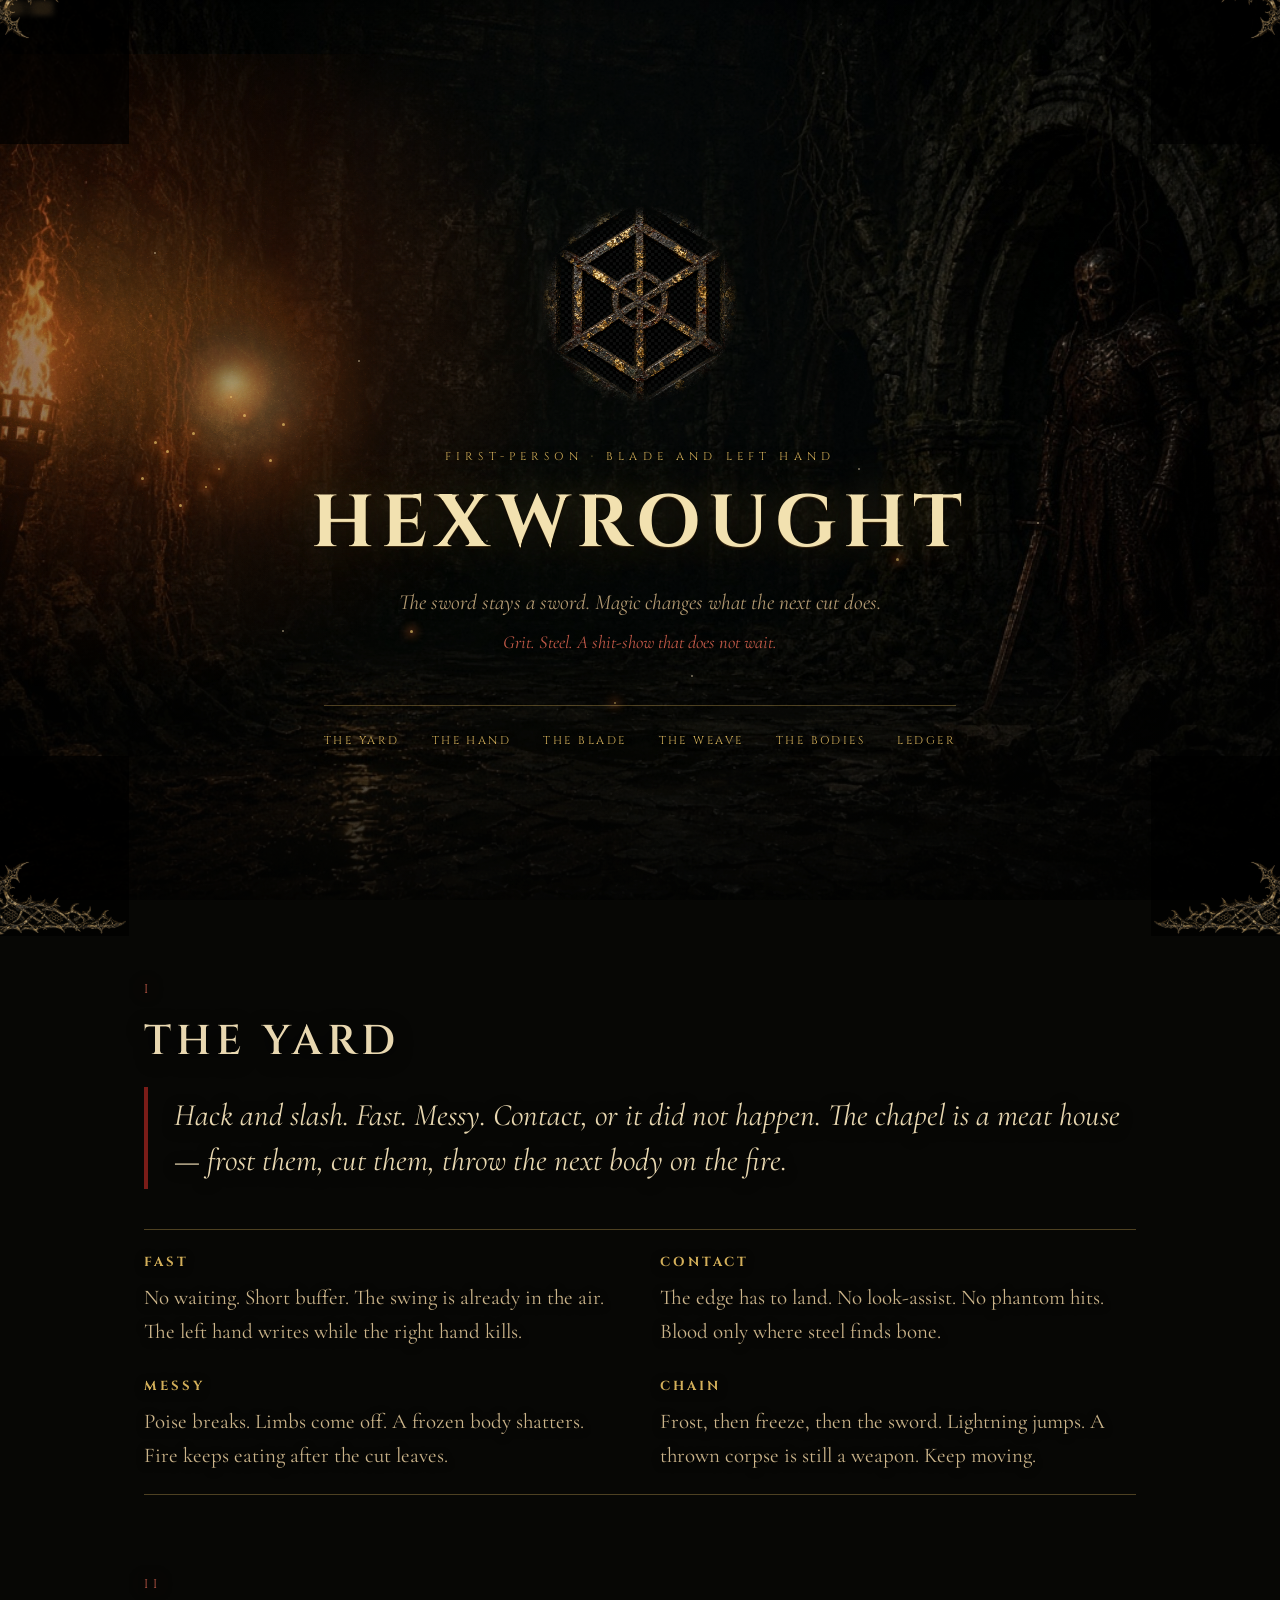
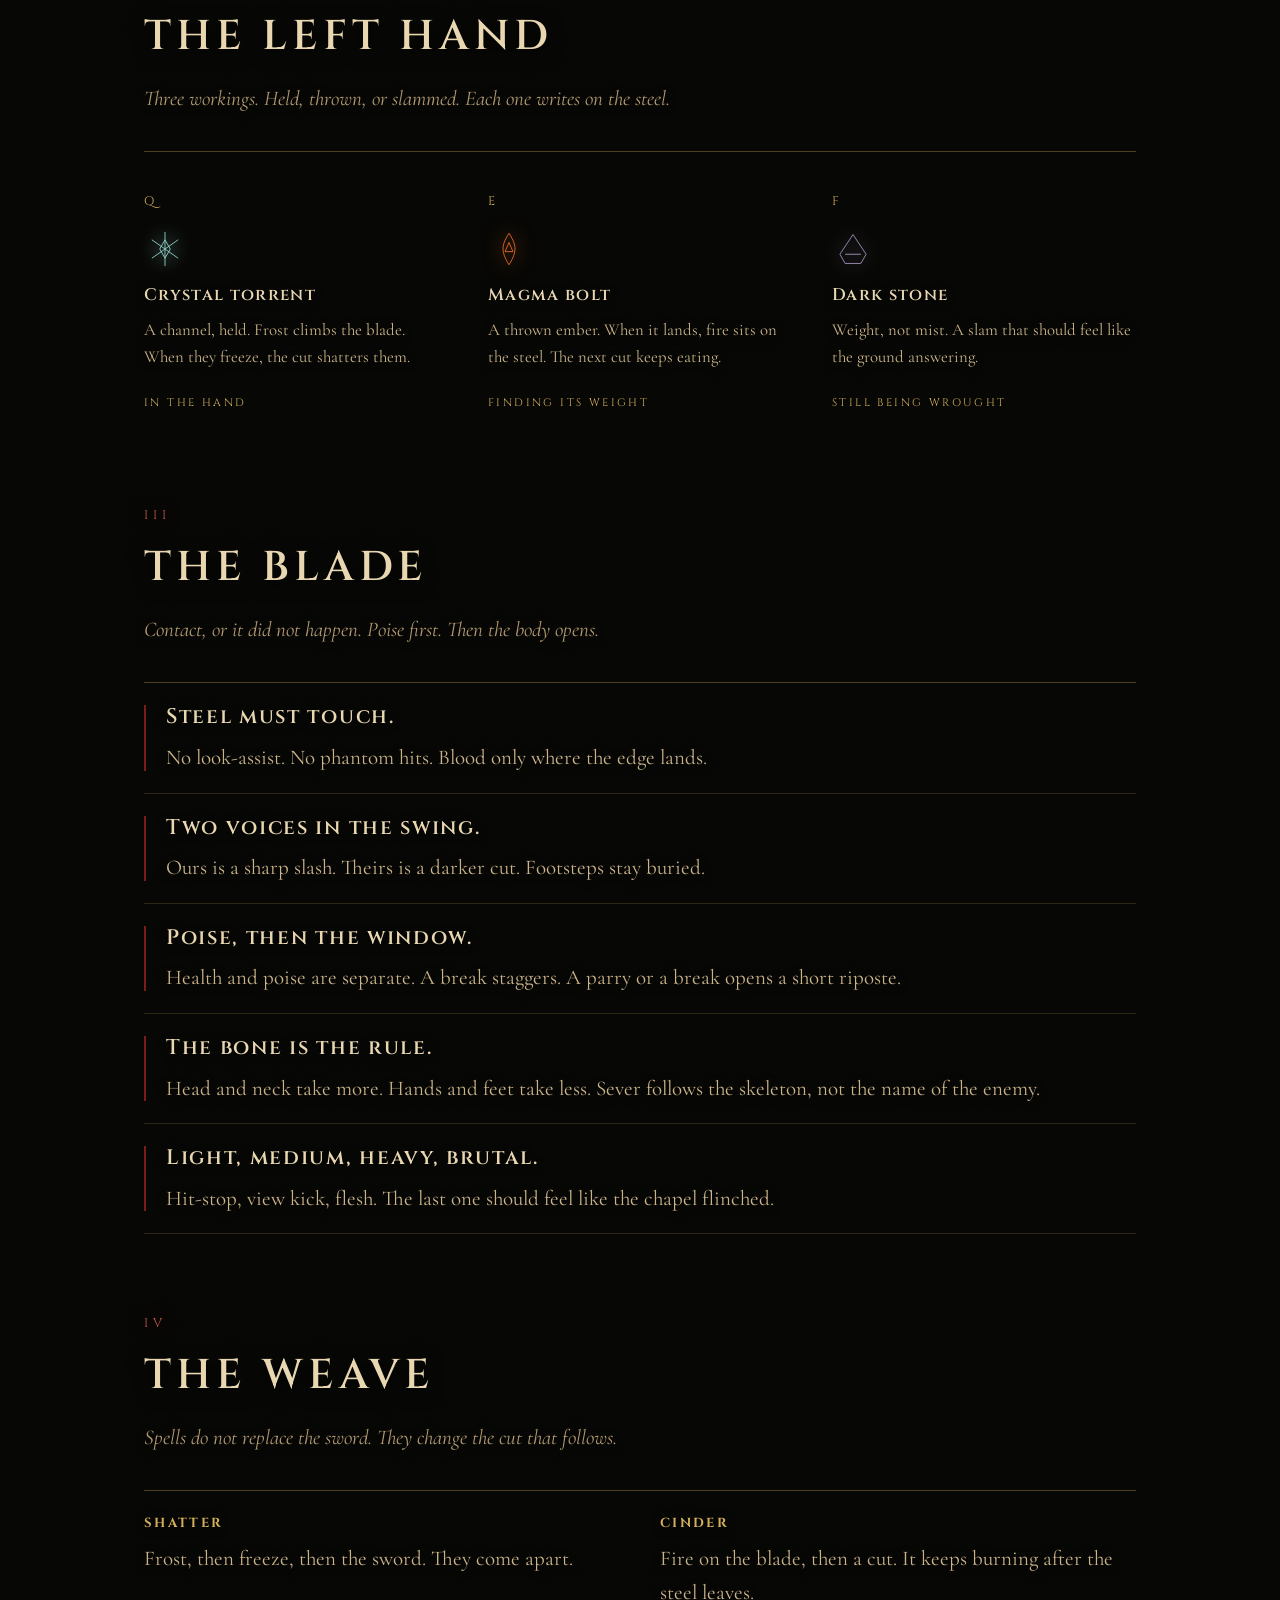
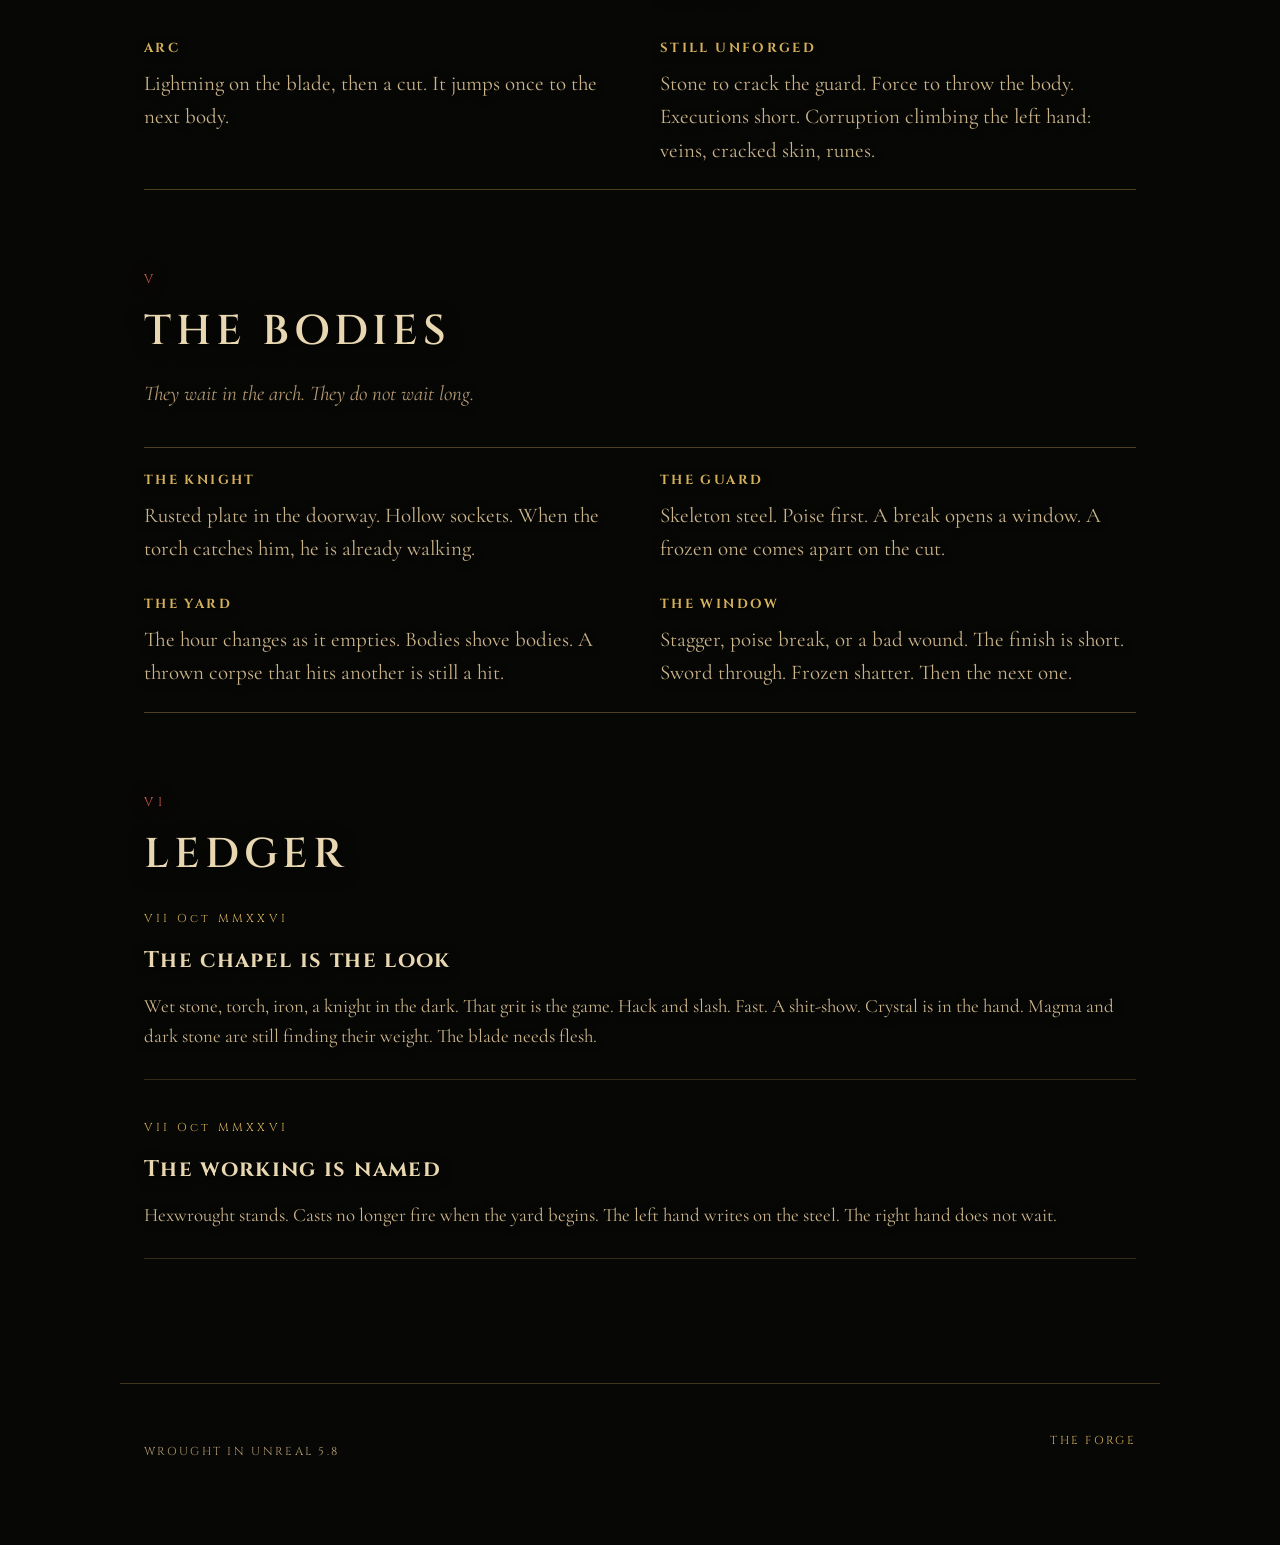
<file: Hexwrought/index.html>
<!DOCTYPE html>
<html lang="en">
<head>
  <meta charset="utf-8">
  <meta name="viewport" content="width=device-width, initial-scale=1">
  <title>Hexwrought</title>
  <meta name="description" content="Hexwrought — first-person battlemage. The sword stays a sword. Magic changes what the next cut does.">
  <link rel="icon" href="./favicon.svg" type="image/svg+xml">
  <link rel="preconnect" href="https://fonts.googleapis.com">
  <link rel="preconnect" href="https://fonts.gstatic.com" crossorigin>
  <link href="https://fonts.googleapis.com/css2?family=Cinzel:wght@400;600;700&family=Cormorant+Garamond:ital,wght@0,500;0,600;1,500;1,600&display=swap" rel="stylesheet">
  <link rel="stylesheet" href="./styles.css?v=10">
</head>
<body>
  <div class="world" aria-hidden="true"></div>
  <div class="torch" aria-hidden="true">
    <span class="wash"></span>
    <span class="lick"></span>
    <span class="core"></span>
  </div>
  <div class="eyes" aria-hidden="true"></div>
  <div class="grit" aria-hidden="true"></div>
  <div class="scum" aria-hidden="true"></div>
  <div class="vignette" aria-hidden="true"></div>
  <div class="smoke" aria-hidden="true"><i></i><i></i><i></i></div>
  <div class="embers" aria-hidden="true"><i></i><i></i><i></i><i></i><i></i><i></i><i></i><i></i><i></i><i></i><i></i><i></i><i></i><i></i></div>
  <div class="dust" aria-hidden="true"><i></i><i></i><i></i><i></i><i></i><i></i><i></i><i></i></div>
  <div class="corners" aria-hidden="true">
    <img src="./hexwrought-ornament.jpg" alt="" width="180" height="180">
    <img src="./hexwrought-ornament.jpg" alt="" width="180" height="180">
    <img src="./hexwrought-ornament.jpg" alt="" width="180" height="180">
    <img src="./hexwrought-ornament.jpg" alt="" width="180" height="180">
  </div>

  <header class="hero">
    <img class="seal" src="./hexwrought-seal.jpg" alt="">
    <p class="mark">First-person · blade and left hand</p>
    <h1>Hexwrought</h1>
    <p class="vow">The sword stays a sword. Magic changes what the next cut does.</p>
    <p class="vow sub">Grit. Steel. A shit-show that does not wait.</p>
    <nav>
      <a href="#yard">The Yard</a>
      <a href="#hand">The Hand</a>
      <a href="#blade">The Blade</a>
      <a href="#weave">The Weave</a>
      <a href="#bodies">The Bodies</a>
      <a href="#ledger">Ledger</a>
    </nav>
  </header>

  <main>
    <section id="yard">
      <p class="chapter">I</p>
      <h2>The yard</h2>
      <p class="doctrine">Hack and slash. Fast. Messy. Contact, or it did not happen. The chapel is a meat house — frost them, cut them, throw the next body on the fire.</p>

      <div class="pace">
        <article>
          <h3>Fast</h3>
          <p>No waiting. Short buffer. The swing is already in the air. The left hand writes while the right hand kills.</p>
        </article>
        <article>
          <h3>Contact</h3>
          <p>The edge has to land. No look-assist. No phantom hits. Blood only where steel finds bone.</p>
        </article>
        <article>
          <h3>Messy</h3>
          <p>Poise breaks. Limbs come off. A frozen body shatters. Fire keeps eating after the cut leaves.</p>
        </article>
        <article>
          <h3>Chain</h3>
          <p>Frost, then freeze, then the sword. Lightning jumps. A thrown corpse is still a weapon. Keep moving.</p>
        </article>
      </div>
    </section>

    <section id="hand">
      <p class="chapter">II</p>
      <h2>The left hand</h2>
      <p class="preface">Three workings. Held, thrown, or slammed. Each one writes on the steel.</p>

      <div class="triad">
        <article class="sigil frost">
          <span class="key">Q</span>
          <svg viewBox="0 0 64 64" aria-hidden="true">
            <g fill="none" stroke="currentColor" stroke-width="1.4">
              <path d="M32 6 L32 58 M12 18 L52 46 M52 18 L12 46"/>
              <path d="M32 18 L40 32 L32 46 L24 32 Z"/>
            </g>
          </svg>
          <h3>Crystal torrent</h3>
          <p>A channel, held. Frost climbs the blade. When they freeze, the cut shatters them.</p>
          <em>in the hand</em>
        </article>

        <article class="sigil magma">
          <span class="key">E</span>
          <svg viewBox="0 0 64 64" aria-hidden="true">
            <g fill="none" stroke="currentColor" stroke-width="1.4">
              <path d="M32 8 C22 24 18 34 32 56 C46 34 42 24 32 8 Z"/>
              <path d="M32 22 L26 36 H38 Z"/>
            </g>
          </svg>
          <h3>Magma bolt</h3>
          <p>A thrown ember. When it lands, fire sits on the steel. The next cut keeps eating.</p>
          <em>finding its weight</em>
        </article>

        <article class="sigil stone">
          <span class="key">F</span>
          <svg viewBox="0 0 64 64" aria-hidden="true">
            <g fill="none" stroke="currentColor" stroke-width="1.4">
              <path d="M12 40 L32 10 L52 40 L44 54 H20 Z"/>
              <path d="M20 40 H44"/>
            </g>
          </svg>
          <h3>Dark stone</h3>
          <p>Weight, not mist. A slam that should feel like the ground answering.</p>
          <em>still being wrought</em>
        </article>
      </div>
    </section>

    <section id="blade">
      <p class="chapter">III</p>
      <h2>The blade</h2>
      <p class="preface">Contact, or it did not happen. Poise first. Then the body opens.</p>

      <ol class="laws">
        <li>
          <strong>Steel must touch.</strong>
          No look-assist. No phantom hits. Blood only where the edge lands.
        </li>
        <li>
          <strong>Two voices in the swing.</strong>
          Ours is a sharp slash. Theirs is a darker cut. Footsteps stay buried.
        </li>
        <li>
          <strong>Poise, then the window.</strong>
          Health and poise are separate. A break staggers. A parry or a break opens a short riposte.
        </li>
        <li>
          <strong>The bone is the rule.</strong>
          Head and neck take more. Hands and feet take less. Sever follows the skeleton, not the name of the enemy.
        </li>
        <li>
          <strong>Light, medium, heavy, brutal.</strong>
          Hit-stop, view kick, flesh. The last one should feel like the chapel flinched.
        </li>
      </ol>
    </section>

    <section id="weave">
      <p class="chapter">IV</p>
      <h2>The weave</h2>
      <p class="preface">Spells do not replace the sword. They change the cut that follows.</p>

      <div class="rites">
        <article>
          <h3>Shatter</h3>
          <p>Frost, then freeze, then the sword. They come apart.</p>
        </article>
        <article>
          <h3>Cinder</h3>
          <p>Fire on the blade, then a cut. It keeps burning after the steel leaves.</p>
        </article>
        <article>
          <h3>Arc</h3>
          <p>Lightning on the blade, then a cut. It jumps once to the next body.</p>
        </article>
        <article>
          <h3>Still unforged</h3>
          <p>Stone to crack the guard. Force to throw the body. Executions short. Corruption climbing the left hand: veins, cracked skin, runes.</p>
        </article>
      </div>
    </section>

    <section id="bodies">
      <p class="chapter">V</p>
      <h2>The bodies</h2>
      <p class="preface">They wait in the arch. They do not wait long.</p>

      <div class="rites">
        <article>
          <h3>The knight</h3>
          <p>Rusted plate in the doorway. Hollow sockets. When the torch catches him, he is already walking.</p>
        </article>
        <article>
          <h3>The guard</h3>
          <p>Skeleton steel. Poise first. A break opens a window. A frozen one comes apart on the cut.</p>
        </article>
        <article>
          <h3>The yard</h3>
          <p>The hour changes as it empties. Bodies shove bodies. A thrown corpse that hits another is still a hit.</p>
        </article>
        <article>
          <h3>The window</h3>
          <p>Stagger, poise break, or a bad wound. The finish is short. Sword through. Frozen shatter. Then the next one.</p>
        </article>
      </div>
    </section>

    <section id="ledger">
      <p class="chapter">VI</p>
      <h2>Ledger</h2>

      <article class="entry">
        <time datetime="2026-10-07">VII Oct MMXXVI</time>
        <h3>The chapel is the look</h3>
        <p>Wet stone, torch, iron, a knight in the dark. That grit is the game. Hack and slash. Fast. A shit-show. Crystal is in the hand. Magma and dark stone are still finding their weight. The blade needs flesh.</p>
      </article>
      <article class="entry">
        <time datetime="2026-10-07">VII Oct MMXXVI</time>
        <h3>The working is named</h3>
        <p>Hexwrought stands. Casts no longer fire when the yard begins. The left hand writes on the steel. The right hand does not wait.</p>
      </article>
    </section>
  </main>

  <footer>
    <p>Wrought in Unreal 5.8</p>
    <a href="https://github.com/datguydaz/hexwrought">The forge</a>
  </footer>
</body>
</html>
</file>
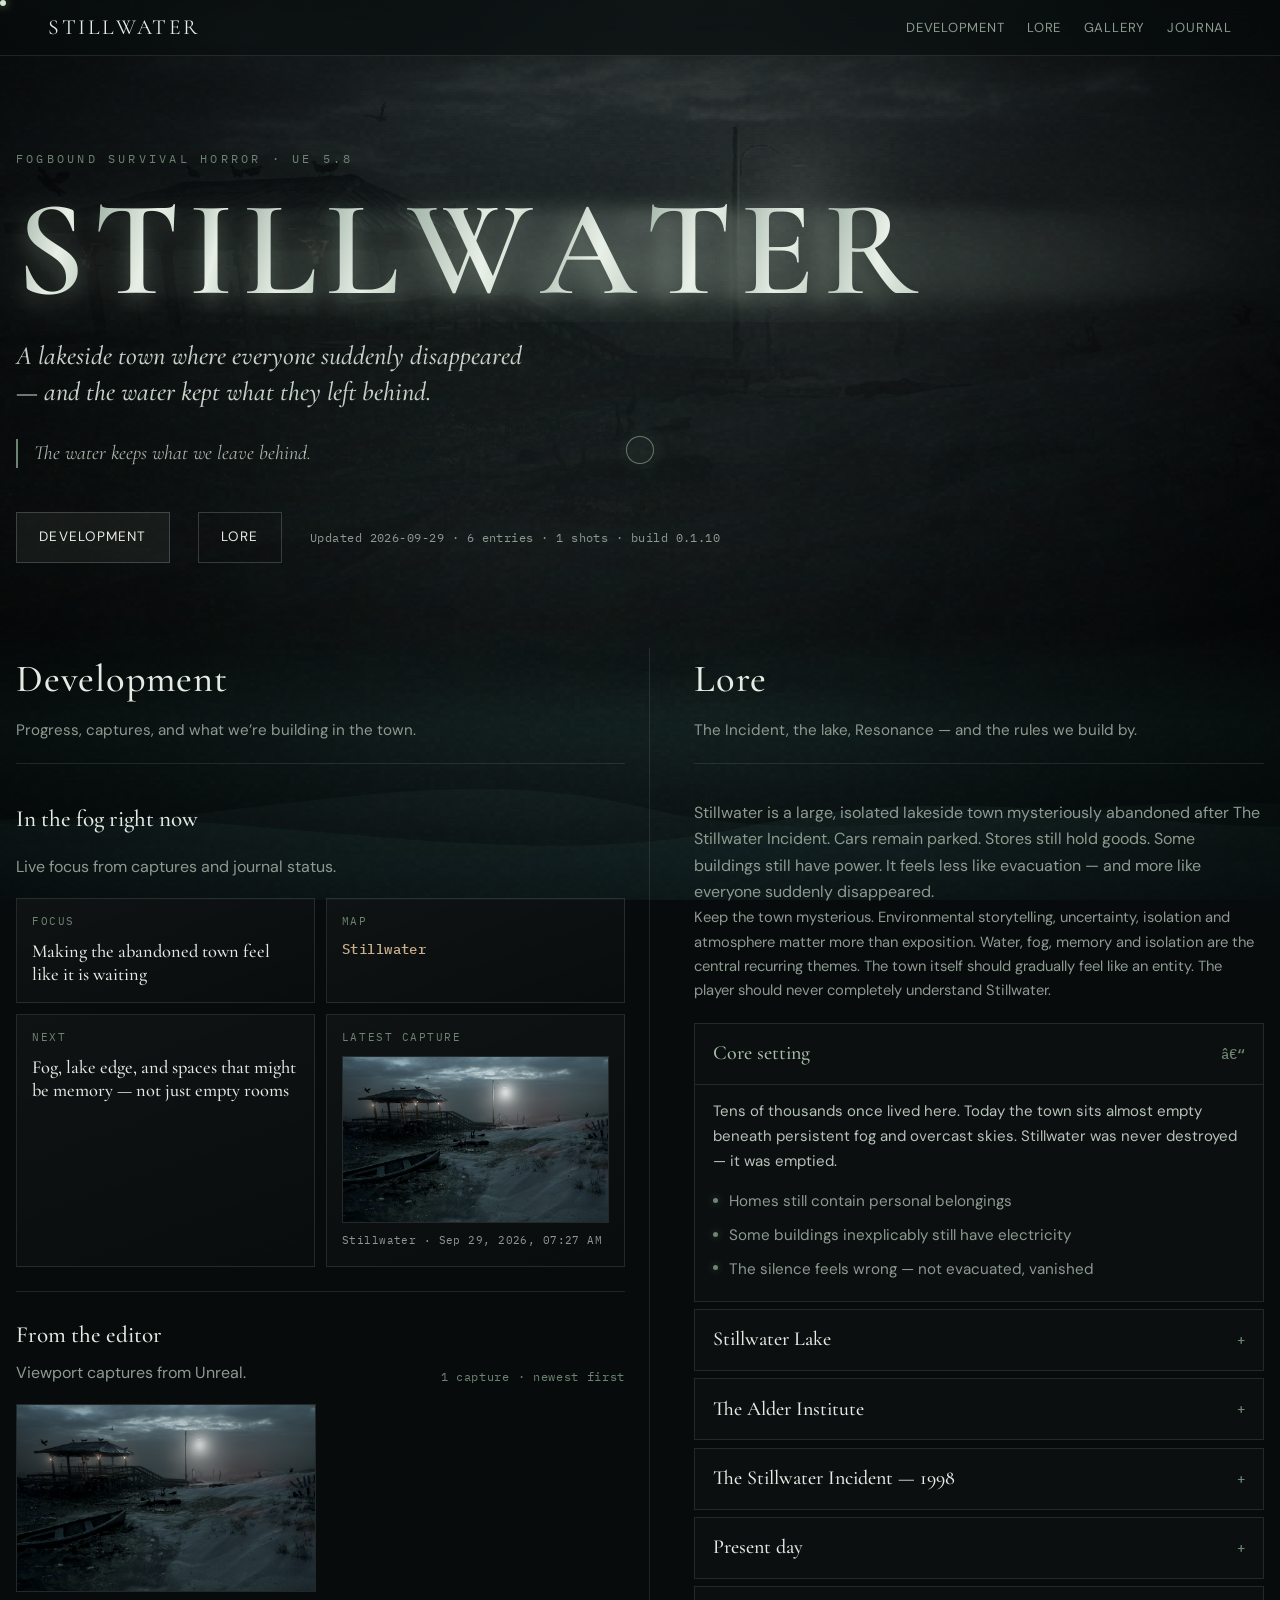
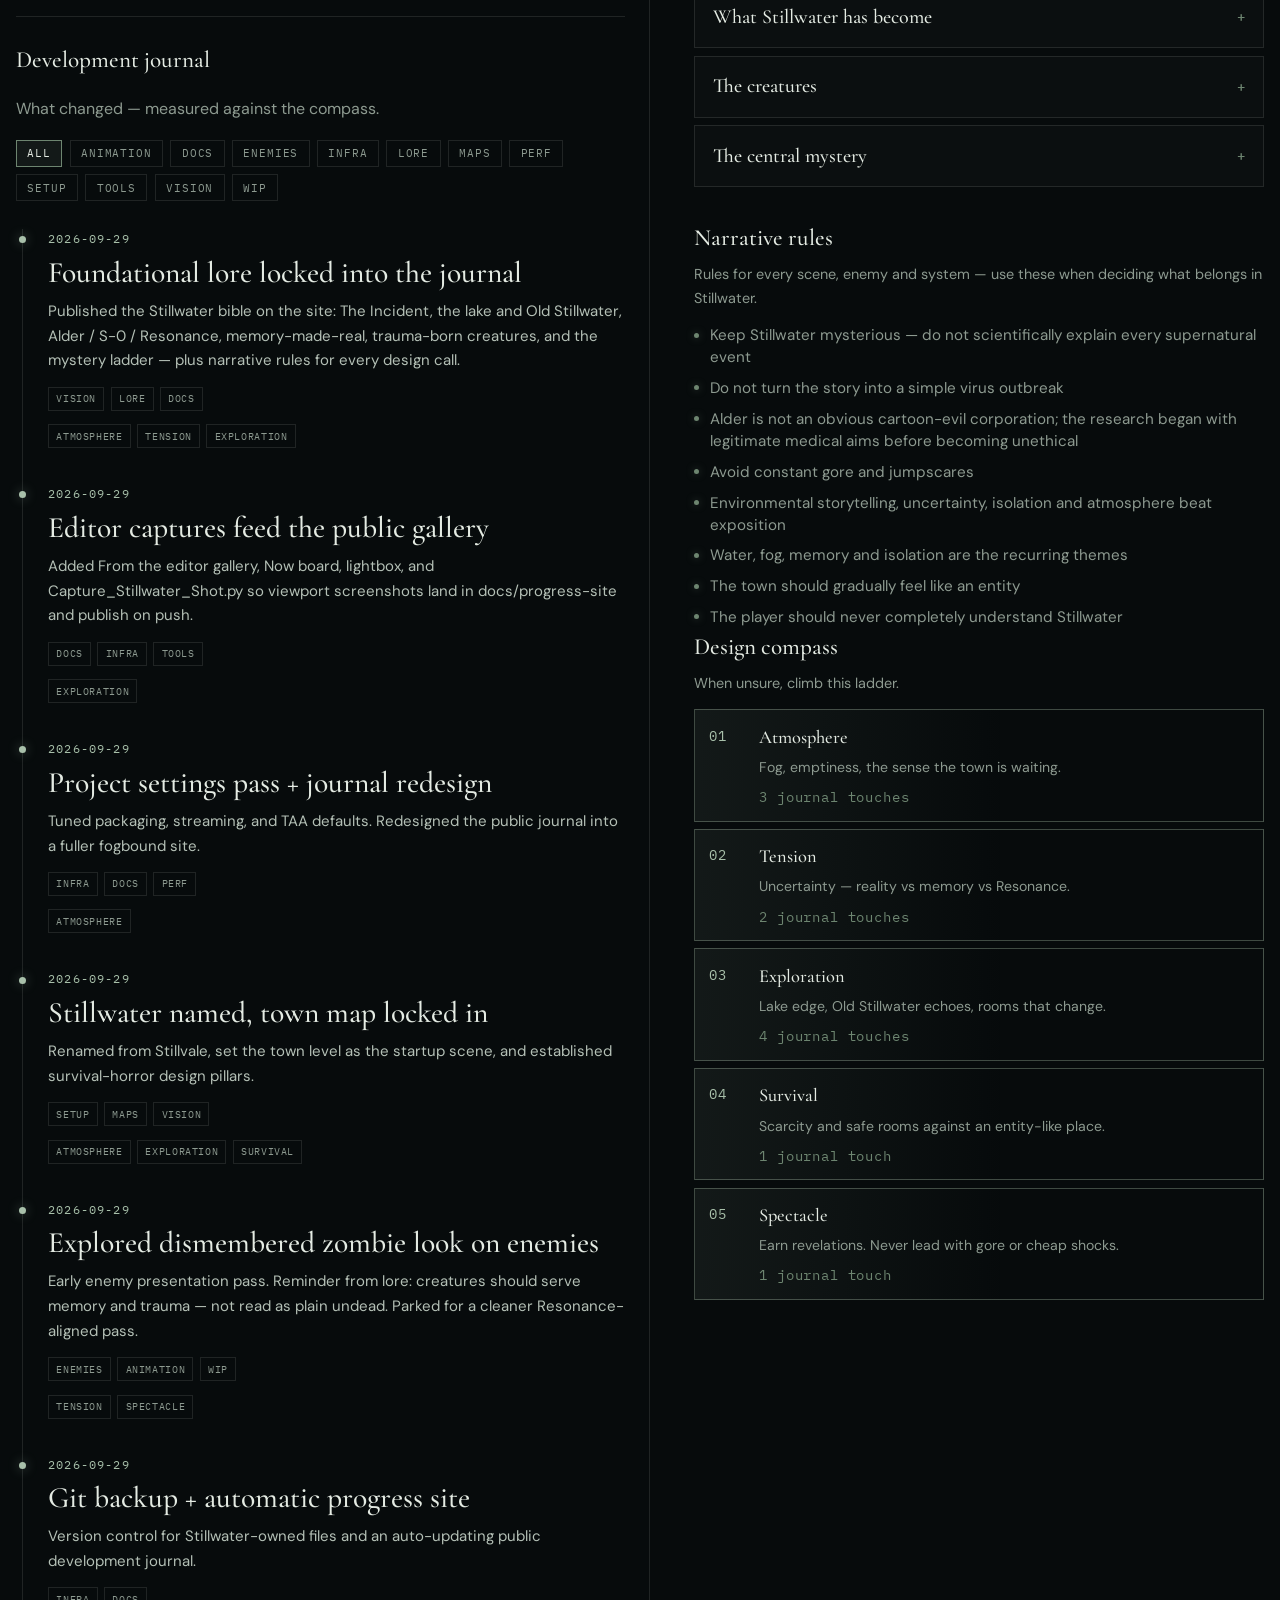
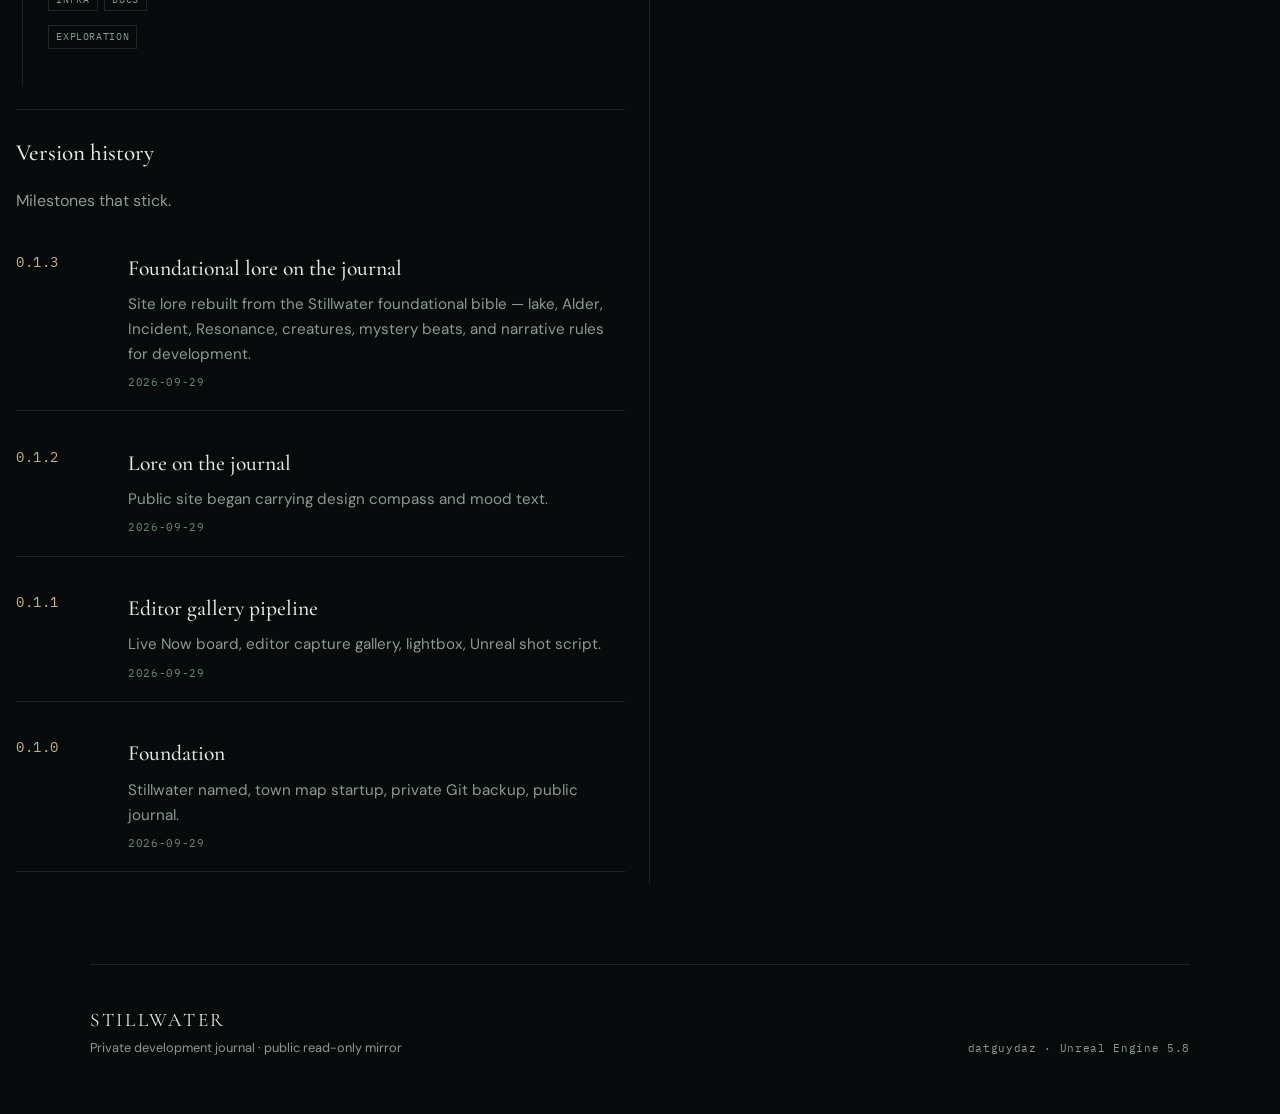
<file: Stillwater/index.html>
<!DOCTYPE html>
<html lang="en">
<head>
  <meta charset="utf-8" />
  <meta name="viewport" content="width=device-width, initial-scale=1" />
  <title>Stillwater — Development Journal</title>
  <meta name="description" content="Stillwater — fogbound survival horror. Development journal beside foundational lore." />
  <meta name="theme-color" content="#0a0f10" />
  <link rel="preconnect" href="https://fonts.googleapis.com" />
  <link rel="preconnect" href="https://fonts.gstatic.com" crossorigin />
  <link href="https://fonts.googleapis.com/css2?family=Cormorant+Garamond:ital,wght@0,500;0,600;0,700;1,500&family=DM+Sans:opsz,wght@9..40,400;9..40,500;9..40,600&family=IBM+Plex+Mono:wght@400;500&display=swap" rel="stylesheet" />
  <link rel="stylesheet" href="./styles.css?v=0.1.10" />
</head>
<body>
  <div class="cursor-ring" id="cursor-ring" aria-hidden="true"></div>
  <div class="cursor-core" id="cursor-core" aria-hidden="true"></div>

  <div class="atmosphere" aria-hidden="true">
    <div class="sky-glow"></div>
    <div class="fog fog-a"></div>
    <div class="fog fog-b"></div>
    <div class="fog fog-c"></div>
    <div class="fog fog-low"></div>
    <div class="hero-plate" id="hero-plate"></div>
    <div class="lake">
      <div class="lake-glow"></div>
      <svg class="wave wave-1" viewBox="0 0 1440 120" preserveAspectRatio="none" aria-hidden="true">
        <path d="M0,60 C240,100 480,20 720,60 C960,100 1200,30 1440,70 L1440,120 L0,120 Z"></path>
      </svg>
      <svg class="wave wave-2" viewBox="0 0 1440 120" preserveAspectRatio="none" aria-hidden="true">
        <path d="M0,70 C300,30 560,110 820,65 C1080,20 1260,90 1440,55 L1440,120 L0,120 Z"></path>
      </svg>
      <svg class="wave wave-3" viewBox="0 0 1440 120" preserveAspectRatio="none" aria-hidden="true">
        <path d="M0,80 C220,50 440,95 700,75 C960,55 1180,100 1440,80 L1440,120 L0,120 Z"></path>
      </svg>
    </div>
    <div class="grain grain-still"></div>
    <canvas class="film-grain" id="film-grain" width="256" height="256"></canvas>
    <div class="scanlines"></div>
    <div class="glitch-tear" id="glitch-tear"></div>
    <div class="vignette"></div>
  </div>

  <nav class="topnav" aria-label="Primary">
    <a class="brand-mark" href="#top">Stillwater</a>
    <div class="nav-links">
      <a href="#development">Development</a>
      <a href="#lore">Lore</a>
      <a href="#gallery">Gallery</a>
      <a href="#journal">Journal</a>
    </div>
  </nav>

  <header class="hero" id="top">
    <p class="eyebrow">Fogbound survival horror · UE 5.8</p>
    <div class="title-lockup">
      <span class="title-ghost" aria-hidden="true">Stillwater</span>
      <h1 id="project-name" class="title-main">Stillwater</h1>
      <span class="title-mist" aria-hidden="true"></span>
      <span class="title-sheen" aria-hidden="true"></span>
    </div>
    <p id="tagline" class="tagline"></p>
    <blockquote class="epigraph" id="epigraph"></blockquote>
    <div class="hero-cta">
      <a class="btn" href="#development">Development</a>
      <a class="btn btn-ghost" href="#lore">Lore</a>
      <p class="meta">Updated <span id="updated"></span> · <span id="entry-count"></span> entries · <span id="shot-count">0</span> shots · build <span id="build-version">—</span></p>
    </div>
  </header>

  <main class="split-shell">
    <div class="col col-dev" id="development">
      <header class="col-intro">
        <h2>Development</h2>
        <p>Progress, captures, and what we’re building in the town.</p>
      </header>

      <section class="section now-section" id="now">
        <div class="section-head">
          <h3>In the fog right now</h3>
          <p class="section-lede">Live focus from captures and journal status.</p>
        </div>
        <div class="now-board" id="now-board">
          <article class="now-card">
            <p class="now-label">Focus</p>
            <p class="now-value" id="now-focus">—</p>
          </article>
          <article class="now-card">
            <p class="now-label">Map</p>
            <p class="now-value mono" id="now-map">—</p>
          </article>
          <article class="now-card">
            <p class="now-label">Next</p>
            <p class="now-value" id="now-next">—</p>
          </article>
          <article class="now-card highlight" id="now-latest-shot" hidden>
            <p class="now-label">Latest capture</p>
            <button type="button" class="now-thumb-btn" id="now-thumb-btn" aria-label="Open latest screenshot">
              <img id="now-thumb" alt="" />
            </button>
            <p class="now-caption mono" id="now-caption"></p>
          </article>
        </div>
      </section>

      <section class="section" id="gallery">
        <div class="section-head row">
          <div>
            <h3>From the editor</h3>
            <p class="section-lede">Viewport captures from Unreal.</p>
          </div>
          <p class="section-meta mono" id="gallery-meta"></p>
        </div>
        <div id="gallery-grid" class="gallery-grid"></div>
        <p class="empty-note" id="gallery-empty" hidden>
          No captures yet. Run <code>Scripts/Capture_Stillwater_Shot.py</code>, then commit &amp; push.
        </p>
      </section>

      <section class="section" id="journal">
        <div class="section-head">
          <h3>Development journal</h3>
          <p class="section-lede">What changed — measured against the compass.</p>
        </div>
        <div class="filters" id="filters" hidden></div>
        <ol id="timeline" class="timeline"></ol>
      </section>

      <section class="section" id="versions">
        <div class="section-head">
          <h3>Version history</h3>
          <p class="section-lede">Milestones that stick.</p>
        </div>
        <ol id="version-list" class="version-list"></ol>
      </section>
    </div>

    <div class="col col-lore" id="lore">
      <header class="col-intro">
        <h2>Lore</h2>
        <p>The Incident, the lake, Resonance — and the rules we build by.</p>
      </header>

      <section class="section lore-section">
        <p class="section-lede" id="lore-logline"></p>
        <p class="lore-inspiration" id="lore-inspiration"></p>
        <div class="lore-accordion" id="lore-chapters"></div>

        <h3 class="subhead" id="rules-title">Narrative rules</h3>
        <p class="section-lede tight" id="rules-lede"></p>
        <ul class="lore-list rules-list" id="rules-list"></ul>

        <div id="compass">
          <h3 class="subhead">Design compass</h3>
          <p class="section-lede tight">When unsure, climb this ladder.</p>
          <ol class="priority-ladder compact" id="priority-ladder"></ol>
        </div>
      </section>
    </div>
  </main>

  <footer class="site-footer">
    <div>
      <p class="footer-brand">Stillwater</p>
      <p>Private development journal · public read-only mirror</p>
    </div>
    <p class="footer-meta">datguydaz · Unreal Engine 5.8</p>
  </footer>

  <div class="lightbox" id="lightbox" hidden>
    <button type="button" class="lb-close" id="lb-close" aria-label="Close">×</button>
    <button type="button" class="lb-nav prev" id="lb-prev" aria-label="Previous">‹</button>
    <figure class="lb-frame">
      <img id="lb-img" alt="" />
      <figcaption id="lb-cap"></figcaption>
    </figure>
    <button type="button" class="lb-nav next" id="lb-next" aria-label="Next">›</button>
  </div>

  <script src="./app.js?v=0.1.10"></script>
</body>
</html>
</file>
<file: Hexwrought/styles.css>
:root {
  --void: #070705;
  --bone: #e8d7b0;
  --ash: #b39a72;
  --gold: #d4b05a;
  --gold-dim: #8a6a2c;
  --blood: #7a1c18;
  --frost: #8fd0c6;
  --magma: #e06a28;
  --stone: #a090b8;
}

* { box-sizing: border-box; }
html { scroll-behavior: smooth; }
body {
  margin: 0;
  color: var(--bone);
  font: 21px/1.6 "Cormorant Garamond", Georgia, serif;
  background: var(--void);
  min-height: 100vh;
  overflow-x: hidden;
}

.world,
.torch,
.eyes,
.grit,
.scum,
.vignette,
.smoke,
.embers,
.dust,
.corners {
  pointer-events: none;
  position: fixed !important;
  inset: 0;
  z-index: 0;
}

.world {
  z-index: 0;
  background:
    linear-gradient(180deg, rgba(8,9,6,.08) 0%, rgba(6,7,5,.22) 70%, rgba(5,6,4,.72) 100%),
    url("./hexwrought-grounds.jpg") 58% 42% / cover no-repeat;
  background-attachment: fixed;
  animation: hall 2.6s ease-in-out infinite;
}

.torch { z-index: 1; }
.wash {
  position: absolute;
  left: 0;
  top: 6%;
  width: 52vw;
  height: 80vh;
  background: radial-gradient(ellipse at 17% 38%, rgba(255, 150, 50, 0.48) 0%, rgba(255, 90, 20, 0.16) 24%, transparent 58%);
  mix-blend-mode: screen;
  animation: wash 0.21s infinite;
}
.lick {
  position: absolute;
  left: 8%;
  top: 28%;
  width: 22vw;
  height: 32vh;
  background: radial-gradient(circle, rgba(255, 220, 140, 0.5) 0%, rgba(255, 120, 30, 0.16) 40%, transparent 70%);
  mix-blend-mode: screen;
  filter: blur(10px);
  animation: lick 0.13s infinite;
}
.core {
  position: absolute;
  left: 14.5%;
  top: 37%;
  width: 7vw;
  height: 11vh;
  background: radial-gradient(circle, rgba(255, 240, 180, 0.95) 0%, rgba(255, 140, 40, 0.45) 35%, transparent 70%);
  mix-blend-mode: screen;
  filter: blur(4px);
  animation: flare 0.16s infinite;
}

.eyes {
  z-index: 1;
  width: 54px;
  height: 16px;
  left: auto;
  right: 22%;
  top: 34%;
  inset: auto;
  background:
    radial-gradient(circle at 22% 50%, rgba(255, 210, 130, 0.75) 0 18%, transparent 44%),
    radial-gradient(circle at 78% 50%, rgba(255, 210, 130, 0.75) 0 18%, transparent 44%);
  filter: blur(2px);
  mix-blend-mode: screen;
  animation: watch 5.4s ease-in-out infinite;
}

.grit {
  z-index: 2;
  opacity: 0.28;
  mix-blend-mode: overlay;
  background: url("./hexwrought-grit.jpg") center / 520px repeat;
  animation: drift 28s linear infinite;
}

.scum {
  z-index: 2;
  opacity: 0.14;
  mix-blend-mode: multiply;
  background: url("./hexwrought-grit.jpg") 120px 80px / 340px repeat;
}

.vignette {
  z-index: 3;
  background:
    radial-gradient(ellipse at 50% 32%, transparent 38%, rgba(0,0,0,.32) 78%, rgba(0,0,0,.62) 100%);
}

.corners {
  z-index: 6;
}

.corners img {
  position: absolute;
  width: min(22vw, 180px);
  mix-blend-mode: screen;
  opacity: 0.7;
  filter: sepia(0.25) saturate(1.15);
}
.corners img:nth-child(1) { top: -4%; left: -4%; }
.corners img:nth-child(2) { top: -4%; right: -4%; transform: scaleX(-1); }
.corners img:nth-child(3) { bottom: -4%; left: -4%; transform: scaleY(-1); }
.corners img:nth-child(4) { bottom: -4%; right: -4%; transform: scale(-1); }

.smoke { z-index: 3; }
.smoke i {
  position: absolute;
  left: 14%;
  top: 34%;
  width: 90px;
  height: 90px;
  border-radius: 50%;
  background: radial-gradient(circle, rgba(40, 32, 24, 0.35), transparent 70%);
  filter: blur(18px);
  animation: smoke 7s ease-out infinite;
}
.smoke i:nth-child(2) { left: 16%; animation-delay: 2.2s; width: 70px; height: 70px; }
.smoke i:nth-child(3) { left: 12%; animation-delay: 4.4s; width: 110px; height: 110px; }

.embers { z-index: 4; }
.embers i {
  position: absolute;
  width: 3px;
  height: 3px;
  border-radius: 50%;
  background: #f0c56a;
  box-shadow: 0 0 10px 3px rgba(224, 106, 40, 0.65);
  animation: rise 7.5s linear infinite;
  opacity: 0.7;
}
.embers i:nth-child(1) { left: 15%; top: 48%; animation-delay: 0s; }
.embers i:nth-child(2) { left: 17%; top: 52%; animation-delay: 0.6s; width: 2px; height: 2px; }
.embers i:nth-child(3) { left: 13%; top: 50%; animation-delay: 1.2s; }
.embers i:nth-child(4) { left: 19%; top: 46%; animation-delay: 1.8s; }
.embers i:nth-child(5) { left: 16%; top: 54%; animation-delay: 2.4s; width: 2px; height: 2px; }
.embers i:nth-child(6) { left: 12%; top: 49%; animation-delay: 3s; }
.embers i:nth-child(7) { left: 21%; top: 51%; animation-delay: 3.6s; }
.embers i:nth-child(8) { left: 14%; top: 56%; animation-delay: 4.2s; }
.embers i:nth-child(9) { left: 18%; top: 44%; animation-delay: 4.8s; width: 2px; height: 2px; }
.embers i:nth-child(10) { left: 11%; top: 53%; animation-delay: 5.4s; }
.embers i:nth-child(11) { left: 22%; top: 47%; animation-delay: 6s; }
.embers i:nth-child(12) { left: 32%; top: 70%; animation-delay: 1s; }
.embers i:nth-child(13) { left: 48%; top: 78%; animation-delay: 2.8s; width: 2px; height: 2px; }
.embers i:nth-child(14) { left: 70%; top: 62%; animation-delay: 5s; }

.dust { z-index: 4; }
.dust i {
  position: absolute;
  width: 2px;
  height: 2px;
  border-radius: 50%;
  background: rgba(232, 215, 176, 0.55);
  box-shadow: 0 0 6px rgba(232, 215, 176, 0.4);
  animation: mote 16s linear infinite;
}
.dust i:nth-child(1) { left: 22%; top: 70%; animation-delay: 0s; }
.dust i:nth-child(2) { left: 38%; top: 60%; animation-delay: 2s; }
.dust i:nth-child(3) { left: 54%; top: 75%; animation-delay: 4s; }
.dust i:nth-child(4) { left: 67%; top: 52%; animation-delay: 6s; }
.dust i:nth-child(5) { left: 28%; top: 40%; animation-delay: 8s; }
.dust i:nth-child(6) { left: 81%; top: 58%; animation-delay: 10s; }
.dust i:nth-child(7) { left: 45%; top: 32%; animation-delay: 12s; }
.dust i:nth-child(8) { left: 12%; top: 28%; animation-delay: 14s; }

@keyframes hall {
  0%, 100% { filter: contrast(1.08) saturate(1) brightness(1); }
  35% { filter: contrast(1.12) saturate(1.1) brightness(1.07); }
  62% { filter: contrast(1.05) saturate(0.94) brightness(0.93); }
}
@keyframes flare {
  0% { transform: scale(0.92); opacity: 0.7; }
  25% { transform: scale(1.18); opacity: 1; }
  50% { transform: scale(0.86); opacity: 0.55; }
  75% { transform: scale(1.22); opacity: 1; }
  100% { transform: scale(1); opacity: 0.8; }
}
@keyframes wash {
  0%, 100% { opacity: 0.75; }
  20% { opacity: 1; }
  45% { opacity: 0.55; }
  70% { opacity: 0.95; }
}
@keyframes lick {
  0% { transform: scale(0.9); opacity: 0.5; }
  40% { transform: scale(1.2); opacity: 1; }
  100% { transform: scale(0.85); opacity: 0.4; }
}
@keyframes watch {
  0%, 78%, 100% { opacity: 0.15; }
  82% { opacity: 0.85; }
  88% { opacity: 0.2; }
  92% { opacity: 0.7; }
}
@keyframes smoke {
  0% { transform: translate(0, 0) scale(0.7); opacity: 0; }
  20% { opacity: 0.45; }
  100% { transform: translate(30px, -220px) scale(1.8); opacity: 0; }
}
@keyframes rise {
  0% { transform: translateY(0) translateX(0) scale(1); opacity: 0; }
  10% { opacity: 1; }
  100% { transform: translateY(-70vh) translateX(18px) scale(0.3); opacity: 0; }
}
@keyframes mote {
  0% { transform: translate(0, 0); opacity: 0; }
  15% { opacity: 0.7; }
  100% { transform: translate(40px, -50vh); opacity: 0; }
}
@keyframes drift {
  from { background-position: 0 0; }
  to { background-position: 520px 260px; }
}

@media (prefers-reduced-motion: reduce) {
  .world, .core, .wash, .lick, .eyes, .embers i, .dust i, .smoke i, .grit {
    animation: none;
  }
}

header, main, footer { position: relative; z-index: 5; }

.hero {
  min-height: 100vh;
  width: 100%;
  display: flex;
  flex-direction: column;
  align-items: center;
  justify-content: center;
  text-align: center;
  padding: 80px 24px 56px;
}

.seal {
  width: min(42vw, 260px);
  height: auto;
  margin-bottom: 8px;
  filter: drop-shadow(0 18px 40px rgba(0,0,0,.9)) saturate(1.2) contrast(1.08);
  -webkit-mask-image: radial-gradient(closest-side, #000 58%, transparent 76%);
  mask-image: radial-gradient(closest-side, #000 58%, transparent 76%);
}

.mark {
  font-family: Cinzel, serif;
  font-size: 0.7rem;
  letter-spacing: 0.46em;
  text-transform: uppercase;
  color: var(--gold);
  margin: 6px 0 18px;
  text-shadow: 0 2px 8px #000;
}

h1 {
  font-family: Cinzel, serif;
  font-weight: 700;
  font-size: clamp(1.8rem, 7.2vw, 4.6rem);
  letter-spacing: 0.1em;
  text-transform: uppercase;
  margin: 0;
  width: 100%;
  line-height: 1.08;
  color: #f2e1b0;
  text-shadow:
    0 1px 0 #3a2a12,
    0 3px 0 #110c06,
    0 14px 36px rgba(0,0,0,.95),
    0 0 48px rgba(212, 176, 90, 0.35);
}

.vow {
  max-width: 34em;
  font-size: 1.35rem;
  font-style: italic;
  color: var(--ash);
  margin: 22px 0 0;
  text-shadow: 0 2px 10px #000;
}
.vow.sub {
  margin-top: 8px;
  color: #c45a48;
  font-size: 1.15rem;
}

.hero nav {
  display: flex;
  flex-wrap: wrap;
  justify-content: center;
  gap: 10px 32px;
  margin-top: 48px;
  padding-top: 26px;
  border-top: 1px solid rgba(212, 176, 90, 0.35);
  box-shadow: 0 -8px 24px rgba(0,0,0,.35);
}

.hero nav a {
  font-family: Cinzel, serif;
  font-size: 0.7rem;
  letter-spacing: 0.22em;
  text-transform: uppercase;
  color: var(--gold);
  text-decoration: none;
  text-shadow: 0 2px 8px #000;
}
.hero nav a:hover { color: #f4e6c0; }

main { padding-bottom: 96px; }

section {
  max-width: 1040px;
  margin: 0 auto;
  padding: 80px 24px 0;
}

.chapter {
  font-family: Cinzel, serif;
  color: #c45a48;
  letter-spacing: 0.42em;
  font-size: 0.78rem;
  margin: 0 0 8px;
  text-shadow: 0 0 18px rgba(122, 28, 24, 0.8);
}

h2 {
  font-family: Cinzel, serif;
  font-weight: 600;
  font-size: clamp(1.7rem, 4vw, 2.6rem);
  letter-spacing: 0.12em;
  text-transform: uppercase;
  margin: 0 0 12px;
  text-shadow: 0 4px 18px #000;
}

.preface {
  color: var(--ash);
  font-style: italic;
  max-width: 38em;
  margin: 0 0 36px;
  text-shadow: 0 2px 8px #000;
}

.doctrine {
  font-size: clamp(1.35rem, 2.6vw, 1.95rem);
  font-style: italic;
  line-height: 1.45;
  color: var(--bone);
  border-left: 4px solid var(--blood);
  padding: 6px 0 6px 26px;
  margin: 0 0 40px;
  max-width: 40em;
  text-shadow: 0 3px 14px #000;
}

.pace {
  display: grid;
  grid-template-columns: 1fr 1fr;
  gap: 28px 40px;
  padding: 22px 0;
  border-top: 1px solid rgba(212, 176, 90, 0.35);
  border-bottom: 1px solid rgba(212, 176, 90, 0.35);
}
.pace article {
  padding: 0;
  background: none;
  box-shadow: none;
  border: 0;
}
.pace h3 {
  font-family: Cinzel, serif;
  font-size: 0.82rem;
  letter-spacing: 0.22em;
  text-transform: uppercase;
  margin: 0 0 8px;
  color: var(--gold);
  text-shadow: 0 2px 10px #000;
}
.pace p {
  margin: 0;
  color: #cbb48a;
  text-shadow: 0 2px 8px #000;
}

.triad {
  display: grid;
  grid-template-columns: repeat(3, 1fr);
  gap: 32px 40px;
  padding: 8px 0 4px;
  border-top: 1px solid rgba(212, 176, 90, 0.35);
}

.sigil {
  position: relative;
  min-height: 0;
  padding: 22px 0 6px;
  background: none;
  box-shadow: none;
  isolation: auto;
}
.sigil::after { display: none; }

.sigil .key {
  font-family: Cinzel, serif;
  letter-spacing: 0.22em;
  font-size: 0.78rem;
  color: var(--gold);
}

.sigil svg {
  display: block;
  width: 42px;
  height: 42px;
  margin: 12px 0 12px;
  filter: drop-shadow(0 0 10px currentColor);
}

.sigil.frost { color: var(--frost); }
.sigil.magma { color: var(--magma); }
.sigil.stone { color: var(--stone); }

.sigil h3 {
  font-family: Cinzel, serif;
  font-size: 1.05rem;
  letter-spacing: 0.08em;
  color: var(--bone);
  margin: 0 0 8px;
  font-weight: 600;
  text-shadow: 0 2px 8px #000;
}

.sigil p {
  color: #cbb48a;
  font-size: 1.05rem;
  margin: 0 0 12px;
  text-shadow: 0 2px 8px #000;
}

.sigil em {
  font-family: Cinzel, serif;
  font-style: normal;
  font-size: 0.68rem;
  letter-spacing: 0.22em;
  text-transform: uppercase;
  color: var(--gold);
}

.laws {
  list-style: none;
  padding: 0;
  margin: 0;
  border-top: 1px solid rgba(212, 176, 90, 0.35);
}

.laws li {
  position: relative;
  padding: 18px 0 18px 22px;
  margin: 0;
  color: #cbb48a;
  background: none;
  border: 0;
  border-bottom: 1px solid rgba(212, 176, 90, 0.18);
  box-shadow: none;
  text-shadow: 0 2px 8px #000;
}
.laws li::before {
  content: "";
  position: absolute;
  left: 0;
  top: 22px;
  bottom: 22px;
  width: 2px;
  background: var(--blood);
}

.laws strong {
  display: block;
  font-family: Cinzel, serif;
  font-weight: 600;
  letter-spacing: 0.08em;
  color: var(--bone);
  margin-bottom: 6px;
}

.rites {
  display: grid;
  grid-template-columns: 1fr 1fr;
  gap: 28px 40px;
  padding: 22px 0;
  border-top: 1px solid rgba(212, 176, 90, 0.35);
  border-bottom: 1px solid rgba(212, 176, 90, 0.35);
}

.rites article {
  padding: 0;
  background: none;
  box-shadow: none;
  border: 0;
}

.rites h3 {
  font-family: Cinzel, serif;
  font-size: 0.82rem;
  letter-spacing: 0.18em;
  text-transform: uppercase;
  margin: 0 0 8px;
  color: var(--gold);
  text-shadow: 0 2px 10px #000;
}

.rites p {
  margin: 0;
  color: #cbb48a;
  text-shadow: 0 2px 8px #000;
}

.entry {
  background: none;
  padding: 0 0 28px;
  margin-bottom: 28px;
  box-shadow: none;
  border-bottom: 1px solid rgba(212, 176, 90, 0.22);
}

.entry time {
  font-family: Cinzel, serif;
  font-size: 0.72rem;
  letter-spacing: 0.28em;
  color: var(--gold);
}

.entry h3 {
  font-family: Cinzel, serif;
  font-size: 1.4rem;
  margin: 10px 0 12px;
  letter-spacing: 0.06em;
  text-shadow: 0 3px 12px #000;
}

.entry p {
  margin: 0;
  color: #cbb48a;
  font-size: 1.18rem;
  text-shadow: 0 2px 8px #000;
}

footer {
  max-width: 1040px;
  margin: 0 auto;
  padding: 48px 24px 72px;
  display: flex;
  justify-content: space-between;
  gap: 16px;
  border-top: 1px solid rgba(212, 176, 90, 0.28);
  font-family: Cinzel, serif;
  font-size: 0.72rem;
  letter-spacing: 0.2em;
  text-transform: uppercase;
  color: var(--ash);
}

footer a {
  color: var(--gold);
  text-decoration: none;
}
footer a:hover { color: var(--bone); }

@media (max-width: 820px) {
  .triad, .rites, .pace { grid-template-columns: 1fr; }
  .sigil { min-height: 0; }
  footer { flex-direction: column; }
  .corners img { width: 34vw; opacity: 0.55; }
  .world { background-attachment: scroll; }
}
</file>
<file: Stillwater/styles.css>
﻿:root {
  --bg: #070b0c;
  --bg-lift: #0e1516;
  --ink: #e4ebe3;
  --muted: #8d9a90;
  --line: rgba(210, 220, 212, 0.12);
  --line-strong: rgba(210, 220, 212, 0.22);
  --accent: #a8c0aa;
  --accent-dim: #6d8570;
  --warm: #c9b08a;
  --fog-tint: rgba(168, 186, 176, 0.11);
  --nav-h: 3.5rem;
  --ease: cubic-bezier(0.22, 1, 0.36, 1);
}

* { box-sizing: border-box; }
html {
  scroll-behavior: smooth;
  scroll-padding-top: calc(var(--nav-h) + 1rem);
}
body {
  margin: 0;
  min-height: 100vh;
  color: var(--ink);
  background: var(--bg);
  font-family: "DM Sans", system-ui, sans-serif;
  font-size: 15px;
  line-height: 1.65;
  overflow-x: hidden;
}

html.has-custom-cursor,
html.has-custom-cursor * {
  cursor: none !important;
}

.cursor-core,
.cursor-ring {
  position: fixed;
  top: 0;
  left: 0;
  z-index: 100;
  pointer-events: none;
  border-radius: 50%;
  opacity: 0;
  transition: width 180ms ease, height 180ms ease, opacity 220ms ease, background 220ms ease, border-color 220ms ease;
}

html.has-custom-cursor .cursor-core,
html.has-custom-cursor .cursor-ring {
  opacity: 1;
}

.cursor-core {
  width: 6px;
  height: 6px;
  background: #d7e6d2;
  box-shadow: 0 0 10px rgba(190, 220, 180, 0.7);
}

.cursor-ring {
  width: 28px;
  height: 28px;
  border: 1px solid rgba(168, 192, 170, 0.55);
  background: rgba(140, 170, 150, 0.06);
  box-shadow: 0 0 18px rgba(120, 160, 140, 0.15);
}

html.cursor-hot .cursor-core {
  width: 8px;
  height: 8px;
  background: var(--warm);
  box-shadow: 0 0 14px rgba(201, 176, 138, 0.75);
}

html.cursor-hot .cursor-ring {
  width: 42px;
  height: 42px;
  border-color: rgba(201, 176, 138, 0.65);
  background: rgba(201, 176, 138, 0.08);
}

@media (prefers-reduced-motion: reduce) {
  html.has-custom-cursor, html.has-custom-cursor * { cursor: auto !important; }
  .cursor-core, .cursor-ring { display: none !important; }
}

/* —— Atmosphere —— */
.atmosphere {
  pointer-events: none;
  position: fixed;
  inset: 0;
  z-index: 0;
  overflow: hidden;
  background:
    radial-gradient(ellipse 90% 55% at 50% -5%, rgba(95, 118, 108, 0.28), transparent 55%),
    radial-gradient(ellipse 60% 40% at 85% 20%, rgba(70, 90, 85, 0.12), transparent 50%),
    linear-gradient(180deg, #10181a 0%, var(--bg) 42%, #030506 100%);
}

.sky-glow {
  position: absolute;
  inset: -10% 10% auto;
  height: 45%;
  background: radial-gradient(ellipse at 50% 0%, rgba(140, 165, 150, 0.16), transparent 70%);
  animation: sky-pulse 10s ease-in-out infinite alternate;
}

.fog {
  position: absolute;
  inset: -20%;
  background:
    radial-gradient(ellipse at 30% 40%, var(--fog-tint), transparent 42%),
    radial-gradient(ellipse at 70% 35%, rgba(190, 200, 195, 0.07), transparent 38%);
  filter: blur(28px);
  will-change: transform, opacity;
}
.fog-a { animation: drift-a 32s var(--ease) infinite alternate; opacity: 0.9; }
.fog-b {
  animation: drift-b 44s var(--ease) infinite alternate;
  opacity: 0.55;
  background:
    radial-gradient(ellipse at 60% 70%, rgba(140, 160, 150, 0.14), transparent 45%),
    radial-gradient(ellipse at 15% 60%, rgba(120, 140, 130, 0.08), transparent 40%);
}
.fog-c {
  animation: drift-c 56s linear infinite;
  opacity: 0.35;
  background:
    linear-gradient(105deg, transparent 20%, rgba(180, 195, 185, 0.06) 45%, transparent 70%);
}
.fog-low {
  inset: auto -10% -5%;
  height: 42%;
  opacity: 0.7;
  filter: blur(34px);
  background:
    radial-gradient(ellipse at 30% 80%, rgba(150, 175, 160, 0.18), transparent 50%),
    radial-gradient(ellipse at 70% 90%, rgba(110, 140, 130, 0.14), transparent 45%);
  animation: fog-low 18s ease-in-out infinite alternate;
}

@keyframes drift-a {
  from { transform: translate3d(-3%, -1%, 0) scale(1.05); }
  to { transform: translate3d(4%, 2%, 0) scale(1.12); }
}
@keyframes drift-b {
  from { transform: translate3d(2%, 1%, 0) scale(1.08); }
  to { transform: translate3d(-5%, -2%, 0) scale(1.15); }
}
@keyframes drift-c {
  from { transform: translateX(-8%); }
  to { transform: translateX(8%); }
}
@keyframes fog-low {
  from { transform: translateX(-4%) scaleY(1); opacity: 0.55; }
  to { transform: translateX(5%) scaleY(1.12); opacity: 0.85; }
}
@keyframes sky-pulse {
  from { opacity: 0.55; }
  to { opacity: 1; }
}

.lake {
  position: absolute;
  left: 0;
  right: 0;
  bottom: 0;
  height: min(38vh, 320px);
  z-index: 1;
  overflow: hidden;
}
.lake-glow {
  position: absolute;
  inset: 15% 0 0;
  background:
    linear-gradient(180deg, transparent, rgba(20, 40, 38, 0.55) 35%, rgba(8, 16, 18, 0.92)),
    radial-gradient(ellipse at 50% 100%, rgba(90, 140, 130, 0.22), transparent 60%);
  animation: lake-breathe 4.5s ease-in-out infinite alternate;
}
.wave {
  position: absolute;
  left: -10%;
  width: 120%;
  bottom: 0;
  height: 58%;
  fill: rgba(70, 110, 105, 0.22);
}
.wave-1 {
  animation: wave-tense-a 3.8s ease-in-out infinite;
  opacity: 0.65;
}
.wave-2 {
  fill: rgba(50, 90, 88, 0.34);
  height: 50%;
  animation: wave-tense-b 2.9s ease-in-out infinite;
  opacity: 0.8;
}
.wave-3 {
  fill: rgba(30, 55, 58, 0.5);
  height: 42%;
  animation: wave-tense-c 2.2s ease-in-out infinite;
  opacity: 0.9;
}
@keyframes lake-breathe {
  from { opacity: 0.7; filter: brightness(0.9); }
  to { opacity: 1; filter: brightness(1.15); }
}
@keyframes wave-tense-a {
  0% { transform: translateX(-4%) translateY(0) skewX(-2deg); }
  35% { transform: translateX(3%) translateY(-6px) skewX(3deg); }
  70% { transform: translateX(-2%) translateY(4px) skewX(-1deg); }
  100% { transform: translateX(4%) translateY(-2px) skewX(2deg); }
}
@keyframes wave-tense-b {
  0% { transform: translateX(3%) translateY(2px) skewX(2deg); }
  40% { transform: translateX(-5%) translateY(-8px) skewX(-3deg); }
  100% { transform: translateX(4%) translateY(3px) skewX(1deg); }
}
@keyframes wave-tense-c {
  0% { transform: translateX(-2%) translateY(3px); }
  50% { transform: translateX(6%) translateY(-10px) skewX(4deg); }
  100% { transform: translateX(-3%) translateY(2px) skewX(-2deg); }
}

.grain-still {
  position: absolute;
  inset: 0;
  opacity: 0.22;
  mix-blend-mode: overlay;
  background-image: url("data:image/svg+xml,%3Csvg viewBox='0 0 200 200' xmlns='http://www.w3.org/2000/svg'%3E%3Cfilter id='n'%3E%3CfeTurbulence type='fractalNoise' baseFrequency='0.9' numOctaves='4' stitchTiles='stitch'/%3E%3C/filter%3E%3Crect width='100%25' height='100%25' filter='url(%23n)' opacity='0.6'/%3E%3C/svg%3E");
  background-size: 160px;
  z-index: 2;
  animation: grain-drift 0.45s steps(2) infinite;
}

.film-grain {
  position: absolute;
  inset: 0;
  width: 100%;
  height: 100%;
  z-index: 3;
  opacity: 0.14;
  mix-blend-mode: soft-light;
  pointer-events: none;
  image-rendering: pixelated;
}

.scanlines {
  position: absolute;
  inset: 0;
  z-index: 3;
  opacity: 0.07;
  background: repeating-linear-gradient(
    to bottom,
    transparent 0,
    transparent 2px,
    rgba(0, 0, 0, 0.35) 2px,
    rgba(0, 0, 0, 0.35) 3px
  );
  background-size: 100% 3px;
  mix-blend-mode: multiply;
  animation: scan-roll 9s linear infinite;
}

.glitch-tear {
  position: absolute;
  left: 0;
  right: 0;
  height: 0;
  z-index: 4;
  opacity: 0;
  pointer-events: none;
  background:
    linear-gradient(90deg, transparent 0%, rgba(180, 255, 210, 0.08) 20%, transparent 40%),
    linear-gradient(
      to bottom,
      rgba(255, 80, 90, 0.12),
      rgba(80, 200, 255, 0.1),
      rgba(0, 0, 0, 0.35)
    );
  mix-blend-mode: screen;
  transform: scaleY(1.4);
}

html.is-glitching .glitch-tear {
  opacity: 1;
}

html.is-glitching .atmosphere {
  filter: contrast(1.12) saturate(0.85);
}

html.is-glitching .hero,
html.is-glitching .split-shell {
  animation: frame-jitter 120ms steps(2) 2;
}

html.is-glitching .title-main {
  animation:
    title-breathe 8s ease-in-out infinite,
    title-glitch-burst 280ms steps(2) 1;
  text-shadow:
    -2px 0 rgba(255, 70, 90, 0.55),
    2px 0 rgba(70, 200, 255, 0.45),
    0 0 18px rgba(160, 190, 160, 0.25);
}

html.is-glitching .title-ghost {
  opacity: 0.55;
  transform: translate(-52%, -48%) skewX(-6deg);
  filter: blur(1px);
}

.title-main.is-glitchy .char:nth-child(3n) {
  animation: char-flicker 4.5s steps(1) infinite;
}

@keyframes grain-drift {
  0% { transform: translate(0, 0); }
  25% { transform: translate(-1.5%, 1%); }
  50% { transform: translate(1%, -1.5%); }
  75% { transform: translate(-0.5%, -1%); }
  100% { transform: translate(1.5%, 0.5%); }
}

@keyframes scan-roll {
  from { background-position: 0 0; }
  to { background-position: 0 120px; }
}

@keyframes frame-jitter {
  0% { transform: translate(0, 0); }
  25% { transform: translate(-3px, 1px) skewX(0.4deg); }
  50% { transform: translate(2px, -2px); }
  75% { transform: translate(-1px, 2px) skewX(-0.3deg); }
  100% { transform: none; }
}

@keyframes title-glitch-burst {
  0% { transform: none; filter: none; }
  20% { transform: translate(-4px, 1px) skewX(-2deg); filter: hue-rotate(-18deg); }
  40% { transform: translate(5px, -2px) skewX(3deg); clip-path: inset(12% 0 48% 0); }
  60% { transform: translate(-2px, 3px); clip-path: inset(55% 0 8% 0); }
  80% { transform: translate(3px, 0) skewX(-1deg); filter: hue-rotate(12deg); }
  100% { transform: none; filter: none; clip-path: none; }
}

@keyframes char-flicker {
  0%, 92%, 100% { opacity: 1; transform: none; }
  93% { opacity: 0.35; transform: translateX(2px); }
  94% { opacity: 1; transform: translateX(-3px); text-shadow: 2px 0 rgba(255, 70, 90, 0.6); }
  96% { opacity: 0.7; transform: none; }
}

.vignette {
  position: absolute;
  inset: 0;
  z-index: 5;
  background:
    radial-gradient(ellipse at center, transparent 32%, rgba(0, 0, 0, 0.62) 100%),
    linear-gradient(180deg, rgba(0, 0, 0, 0.18), transparent 18%, transparent 82%, rgba(0, 0, 0, 0.28));
}

@media (prefers-reduced-motion: reduce) {
  .grain-still,
  .scanlines,
  .film-grain {
    animation: none !important;
  }
  .film-grain { opacity: 0.08; }
  .scanlines { opacity: 0.04; }
  html.is-glitching .hero,
  html.is-glitching .split-shell,
  html.is-glitching .title-main {
    animation: none !important;
    text-shadow: none;
  }
}

.hero-plate {
  position: absolute;
  inset: 0;
  background-size: cover;
  background-position: center 40%;
  opacity: 0;
  transition: opacity 1.2s var(--ease);
  mask-image: linear-gradient(180deg, rgba(0,0,0,0.55) 0%, rgba(0,0,0,0.2) 45%, transparent 78%);
  -webkit-mask-image: linear-gradient(180deg, rgba(0,0,0,0.55) 0%, rgba(0,0,0,0.2) 45%, transparent 78%);
  filter: saturate(0.55) contrast(1.05) brightness(0.45);
}
.hero-plate.is-on { opacity: 1; }

/* â€”â€” Chrome â€”â€” */
.topnav, .hero, .split-shell, .site-footer {
  position: relative;
  z-index: 1;
}

.topnav {
  position: sticky;
  top: 0;
  height: var(--nav-h);
  display: flex;
  align-items: center;
  justify-content: space-between;
  padding: 0 clamp(1.25rem, 4vw, 3rem);
  backdrop-filter: blur(14px) saturate(1.1);
  background: rgba(7, 11, 12, 0.55);
  border-bottom: 1px solid var(--line);
  z-index: 10;
}

.brand-mark {
  font-family: "Cormorant Garamond", Georgia, serif;
  font-size: 1.35rem;
  letter-spacing: 0.12em;
  text-transform: uppercase;
  text-decoration: none;
  color: var(--ink);
}

.nav-links {
  display: flex;
  gap: 1.4rem;
}
.nav-links a {
  color: var(--muted);
  text-decoration: none;
  font-size: 0.82rem;
  letter-spacing: 0.06em;
  text-transform: uppercase;
  transition: color 200ms ease;
}
.nav-links a:hover { color: var(--ink); }

.hero {
  width: min(1280px, calc(100% - 2rem));
  margin: 0 auto;
  min-height: calc(72vh - var(--nav-h));
  display: flex;
  flex-direction: column;
  justify-content: center;
  padding: 3rem 0 2.5rem;
  animation: rise 1s var(--ease) both;
}

@keyframes rise {
  from { opacity: 0; transform: translateY(18px); }
  to { opacity: 1; transform: none; }
}

.eyebrow {
  margin: 0 0 1.25rem;
  font-family: "IBM Plex Mono", ui-monospace, monospace;
  font-size: 0.72rem;
  letter-spacing: 0.28em;
  text-transform: uppercase;
  color: var(--accent-dim);
}

h1,
.title-main {
  margin: 0;
  font-family: "Cormorant Garamond", Georgia, serif;
  font-weight: 600;
  font-size: clamp(4.2rem, 14vw, 8.5rem);
  letter-spacing: 0.06em;
  line-height: 0.88;
  text-transform: uppercase;
}

.title-lockup {
  position: relative;
  display: inline-block;
  isolation: isolate;
  margin: 0.15rem 0 0.35rem;
}

.title-main {
  position: relative;
  z-index: 2;
  color: #e4ebe3;
  filter: drop-shadow(0 0 18px rgba(140, 170, 150, 0.22))
    drop-shadow(0 8px 28px rgba(0, 0, 0, 0.45));
  animation: title-breathe 8s ease-in-out infinite;
}

.title-main .char {
  display: inline-block;
  color: transparent;
  background:
    linear-gradient(
      105deg,
      #9aada0 0%,
      #e8efe6 22%,
      #b7c8ba 40%,
      #f2f6f1 55%,
      #8fa092 78%,
      #9aada0 100%
    );
  background-size: 300% 100%;
  -webkit-background-clip: text;
  background-clip: text;
  animation:
    title-char-in 900ms var(--ease) both,
    title-sheen-shift 14s linear infinite;
  animation-delay:
    calc(var(--i, 0) * 45ms + 120ms),
    0s;
}

.title-ghost {
  position: absolute;
  inset: 0;
  z-index: 1;
  font-family: "Cormorant Garamond", Georgia, serif;
  font-weight: 600;
  font-size: clamp(4.2rem, 14vw, 8.5rem);
  letter-spacing: 0.06em;
  line-height: 0.88;
  text-transform: uppercase;
  color: rgba(168, 192, 170, 0.28);
  filter: blur(10px);
  transform: translate(0.04em, 0.06em) scale(1.01);
  animation: title-ghost-drift 10s ease-in-out infinite;
  pointer-events: none;
  user-select: none;
}

.title-mist {
  position: absolute;
  left: -8%;
  right: -8%;
  top: 15%;
  bottom: 10%;
  z-index: 3;
  pointer-events: none;
  background:
    linear-gradient(
      90deg,
      transparent 0%,
      rgba(200, 215, 205, 0.14) 35%,
      rgba(230, 238, 232, 0.28) 50%,
      rgba(200, 215, 205, 0.12) 65%,
      transparent 100%
    );
  mix-blend-mode: soft-light;
  filter: blur(8px);
  opacity: 0.55;
  animation: title-mist-sweep 9s ease-in-out infinite;
}

.title-sheen {
  position: absolute;
  inset: -10% -5%;
  z-index: 0;
  pointer-events: none;
  background: radial-gradient(
    ellipse at 50% 60%,
    rgba(150, 180, 160, 0.2),
    transparent 62%
  );
  animation: title-halo 7s ease-in-out infinite;
}

@keyframes title-breathe {
  0%, 100% {
    filter: drop-shadow(0 0 14px rgba(140, 170, 150, 0.16))
      drop-shadow(0 8px 28px rgba(0, 0, 0, 0.45));
    letter-spacing: 0.06em;
  }
  50% {
    filter: drop-shadow(0 0 28px rgba(160, 190, 170, 0.34))
      drop-shadow(0 10px 34px rgba(0, 0, 0, 0.5));
    letter-spacing: 0.075em;
  }
}

@keyframes title-sheen-shift {
  from { background-position: 0% 50%; }
  to { background-position: 100% 50%; }
}

@keyframes title-ghost-drift {
  0%, 100% { transform: translate(-0.02em, 0.04em) scale(1.01); opacity: 0.55; }
  50% { transform: translate(0.07em, 0.09em) scale(1.03); opacity: 0.85; }
}

@keyframes title-mist-sweep {
  0% { transform: translateX(-30%) skewX(-8deg); opacity: 0.15; }
  50% { transform: translateX(0%) skewX(-8deg); opacity: 0.7; }
  100% { transform: translateX(30%) skewX(-8deg); opacity: 0.15; }
}

@keyframes title-halo {
  0%, 100% { opacity: 0.35; transform: scale(0.96); }
  50% { opacity: 0.85; transform: scale(1.06); }
}

@keyframes title-char-in {
  from {
    opacity: 0;
    transform: translateY(0.35em);
    filter: blur(8px);
  }
  to {
    opacity: 1;
    transform: none;
    filter: none;
  }
}

@media (prefers-reduced-motion: reduce) {
  .title-main,
  .title-ghost,
  .title-mist,
  .title-sheen,
  .title-main .char {
    animation: none !important;
  }
  .title-main .char {
    color: var(--ink);
    background: none;
    -webkit-background-clip: unset;
    background-clip: unset;
  }
  .title-main {
    filter: drop-shadow(0 0 18px rgba(140, 170, 150, 0.18));
  }
}

.epigraph {
  margin: 1.75rem 0 0;
  max-width: 34rem;
  padding: 0 0 0 1rem;
  border-left: 2px solid var(--accent-dim);
  font-family: "Cormorant Garamond", Georgia, serif;
  font-size: clamp(1.05rem, 2vw, 1.25rem);
  font-style: italic;
  line-height: 1.45;
  color: #a8b5aa;
}

.lore-inspiration {
  max-width: 42rem;
  color: var(--muted);
  margin: 0 0 2rem;
  font-size: 0.98rem;
}

.lore-inspiration {
  max-width: 42rem;
  color: var(--muted);
  margin: 0 0 1.25rem;
  font-size: 0.92rem;
}

.lore-accordion {
  display: grid;
  gap: 0.45rem;
  margin-bottom: 2rem;
  max-width: 52rem;
}

.lore-fold {
  border: 1px solid var(--line);
  background: rgba(255, 255, 255, 0.02);
}

.lore-fold summary {
  cursor: pointer;
  list-style: none;
  padding: 0.85rem 1.1rem;
  font-family: "Cormorant Garamond", Georgia, serif;
  font-size: 1.25rem;
  font-weight: 500;
  color: var(--ink);
  display: flex;
  align-items: center;
  justify-content: space-between;
  gap: 1rem;
  user-select: none;
}

.lore-fold summary::-webkit-details-marker { display: none; }

.lore-fold summary::after {
  content: "+";
  font-family: "IBM Plex Mono", ui-monospace, monospace;
  font-size: 0.9rem;
  color: var(--accent-dim);
}

.lore-fold[open] summary::after { content: "â€“"; }
.lore-fold[open] summary {
  border-bottom: 1px solid var(--line);
  color: var(--accent);
}

.lore-fold-body {
  padding: 0.9rem 1.1rem 1.15rem;
}

.lore-quote {
  margin: 0.65rem 0 0.85rem;
  padding: 0.45rem 0 0.45rem 0.9rem;
  border-left: 2px solid var(--warm);
  font-family: "Cormorant Garamond", Georgia, serif;
  font-size: 1.1rem;
  font-style: italic;
  color: var(--warm);
}

.lore-side-grid {
  display: grid;
  grid-template-columns: 1.1fr 0.9fr;
  gap: 1.75rem 2rem;
  align-items: start;
}

.subhead {
  margin: 0 0 0.4rem;
  font-family: "Cormorant Garamond", Georgia, serif;
  font-size: 1.45rem;
  font-weight: 500;
}

.section-lede.tight {
  margin-bottom: 0.85rem;
  font-size: 0.9rem;
}

.priority-ladder.compact {
  gap: 0.45rem;
}

.priority-ladder.compact .priority-step {
  padding: 0.7rem 0.85rem;
  grid-template-columns: 2.5rem 1fr;
  gap: 0.65rem;
}

.priority-ladder.compact .priority-step h3 {
  font-size: 1.15rem;
}

.priority-ladder.compact .priority-step p {
  font-size: 0.88rem;
}

.rules-list {
  max-width: none;
}

.rules-list li {
  font-size: 0.9rem;
  line-height: 1.45;
}

@media (max-width: 960px) {
  .lore-side-grid { grid-template-columns: 1fr; }
}

.lore-list {
  margin: 0;
  padding: 0;
  list-style: none;
  display: grid;
  gap: 0.55rem;
}

.lore-list li {
  position: relative;
  padding-left: 1rem;
  color: var(--muted);
  font-size: 0.95rem;
}

.lore-list li::before {
  content: "";
  position: absolute;
  left: 0;
  top: 0.55em;
  width: 5px;
  height: 5px;
  border-radius: 50%;
  background: var(--accent-dim);
  box-shadow: 0 0 8px rgba(168, 192, 170, 0.35);
}



.priority-ladder {
  list-style: none;
  margin: 0;
  padding: 0;
  display: grid;
  gap: 0.75rem;
}

.priority-step {
  display: grid;
  grid-template-columns: 3.5rem 1fr;
  gap: 1rem;
  align-items: start;
  padding: 1rem 1.1rem;
  border: 1px solid var(--line);
  background: rgba(255, 255, 255, 0.015);
  transition: border-color 220ms ease, background 220ms ease;
}

.priority-step.is-lit {
  border-color: rgba(168, 192, 170, 0.35);
  background: linear-gradient(90deg, rgba(168, 192, 170, 0.08), transparent 55%);
}

.priority-rank {
  font-family: "IBM Plex Mono", ui-monospace, monospace;
  font-size: 0.85rem;
  letter-spacing: 0.08em;
  color: var(--accent-dim);
  padding-top: 0.2rem;
}

.priority-step.is-lit .priority-rank { color: var(--accent); }

.priority-step h3 {
  margin: 0 0 0.25rem;
  font-family: "Cormorant Garamond", Georgia, serif;
  font-size: 1.4rem;
  font-weight: 500;
}

.priority-step p { margin: 0; color: var(--muted); }

.priority-meta {
  margin-top: 0.45rem !important;
  font-size: 0.68rem;
  letter-spacing: 0.06em;
  color: var(--accent-dim) !important;
}

.pillar-tags { margin-top: 0.55rem; }
.pillar-tag {
  border-color: rgba(168, 192, 170, 0.35);
  color: var(--accent);
}

@media (max-width: 960px) {
  .lore-grid { grid-template-columns: 1fr; }
  .lore-block-wide { grid-column: auto; }
}

.hero-cta {
  margin-top: 2.75rem;
  display: flex;
  flex-wrap: wrap;
  align-items: center;
  gap: 1.25rem 1.75rem;
}

.btn {
  display: inline-flex;
  align-items: center;
  padding: 0.85rem 1.4rem;
  border: 1px solid var(--line-strong);
  background: rgba(168, 192, 170, 0.08);
  color: var(--ink);
  text-decoration: none;
  font-size: 0.85rem;
  letter-spacing: 0.08em;
  text-transform: uppercase;
  transition: background 220ms ease, border-color 220ms ease, transform 220ms var(--ease);
}
.btn:hover {
  background: rgba(168, 192, 170, 0.16);
  border-color: var(--accent);
  transform: translateY(-1px);
}

.btn-ghost {
  background: transparent;
}
.btn-ghost:hover {
  background: rgba(255, 255, 255, 0.04);
}

.meta {
  margin: 0;
  font-family: "IBM Plex Mono", ui-monospace, monospace;
  font-size: 0.72rem;
  color: var(--muted);
  letter-spacing: 0.04em;
}

.split-shell {
  width: min(1280px, calc(100% - 2rem));
  margin: 0 auto;
  padding-bottom: 5rem;
  display: grid;
  grid-template-columns: 1.05fr 0.95fr;
  gap: 2.5rem;
  position: relative;
  z-index: 1;
  border: none;
  background: transparent;
  backdrop-filter: none;
}

.col {
  min-width: 0;
  padding: 0;
}

.col-dev {
  border-right: none;
  padding-right: 1.5rem;
  border-right: 1px solid var(--line);
  background: transparent;
}

.col-lore {
  padding-left: 0.25rem;
  background: transparent;
}

.col-intro {
  padding: 0 0 1.25rem;
  margin-bottom: 0.5rem;
  border-bottom: 1px solid var(--line);
  position: static;
  background: none;
  backdrop-filter: none;
}

.col-intro h2 {
  margin: 0 0 0.4rem;
  font-family: "Cormorant Garamond", Georgia, serif;
  font-size: clamp(1.9rem, 3vw, 2.4rem);
  font-weight: 500;
  letter-spacing: 0.02em;
}

.col-intro p {
  margin: 0;
  color: var(--muted);
  font-size: 0.95rem;
  max-width: 28rem;
}

.col .section {
  padding: 1.75rem 0 0.75rem;
  border-top: none;
}

.col .section + .section {
  border-top: 1px solid var(--line);
  margin-top: 0.75rem;
  padding-top: 1.5rem;
}

.col .section-head {
  margin-bottom: 1.1rem;
  max-width: none;
}

.col .section-head h3,
.col h3.subhead {
  margin: 0 0 0.35rem;
  font-family: "Cormorant Garamond", Georgia, serif;
  font-size: 1.45rem;
  font-weight: 500;
}

.col .now-board {
  grid-template-columns: 1fr 1fr;
  gap: 0.65rem;
}

.col .now-card {
  min-height: 0;
  padding: 0.9rem 0.95rem 1rem;
}

.col .now-value {
  font-size: 1.15rem;
}

.col .gallery-item,
.col .gallery-item:nth-child(6n + 1),
.col .gallery-item:nth-child(6n + 2) {
  grid-column: span 6;
}

.col .gallery-grid {
  gap: 0.55rem;
}

.site-footer {
  width: min(1280px, calc(100% - 2rem));
}

@media (max-width: 980px) {
  .split-shell {
    grid-template-columns: 1fr;
    gap: 2rem;
  }
  .col-dev {
    border-right: none;
    padding-right: 0;
    border-bottom: 1px solid var(--line);
    padding-bottom: 1.5rem;
  }
}

.section {
  padding: 4.5rem 0 1rem;
  border-top: 1px solid var(--line);
  animation: rise 1.1s var(--ease) both;
}

.section-head {
  display: grid;
  gap: 0.65rem;
  margin-bottom: 2.25rem;
  max-width: 36rem;
}

.section-head h2 {
  margin: 0;
  font-family: "Cormorant Garamond", Georgia, serif;
  font-size: clamp(2rem, 4vw, 2.6rem);
  font-weight: 500;
  letter-spacing: 0.03em;
}

.section-lede {
  margin: 0;
  color: var(--muted);
  font-size: 1rem;
}

.filters {
  display: flex;
  flex-wrap: wrap;
  gap: 0.45rem;
  margin-bottom: 1.75rem;
}

.filter-btn {
  appearance: none;
  border: 1px solid var(--line);
  background: transparent;
  color: var(--muted);
  font-family: "IBM Plex Mono", ui-monospace, monospace;
  font-size: 0.68rem;
  letter-spacing: 0.08em;
  text-transform: uppercase;
  padding: 0.35rem 0.65rem;
  cursor: pointer;
  transition: color 160ms ease, border-color 160ms ease, background 160ms ease;
}
.filter-btn:hover,
.filter-btn.is-active {
  color: var(--ink);
  border-color: var(--accent-dim);
  background: rgba(168, 192, 170, 0.08);
}

.timeline {
  list-style: none;
  margin: 0;
  padding: 0;
  display: grid;
  gap: 0;
  border-left: 1px solid var(--line);
  margin-left: 0.35rem;
}

.entry {
  position: relative;
  padding: 0 0 2.25rem 1.6rem;
}
.entry::before {
  content: "";
  position: absolute;
  left: -4px;
  top: 0.45rem;
  width: 7px;
  height: 7px;
  border-radius: 50%;
  background: var(--accent);
  box-shadow: 0 0 12px rgba(168, 192, 170, 0.45);
}
.entry.is-hidden { display: none; }

.entry-date {
  font-family: "IBM Plex Mono", ui-monospace, monospace;
  color: var(--accent);
  font-size: 0.72rem;
  letter-spacing: 0.1em;
}

.entry h3 {
  margin: 0.4rem 0 0.55rem;
  font-family: "Cormorant Garamond", Georgia, serif;
  font-size: clamp(1.45rem, 2.5vw, 1.85rem);
  font-weight: 500;
  line-height: 1.2;
}

.entry p {
  margin: 0;
  color: #b4c0b6;
  max-width: 40rem;
}

.tags {
  display: flex;
  flex-wrap: wrap;
  gap: 0.4rem;
  margin-top: 0.85rem;
}

.tag {
  border: 1px solid var(--line);
  color: var(--muted);
  padding: 0.15rem 0.45rem;
  font-family: "IBM Plex Mono", ui-monospace, monospace;
  font-size: 0.65rem;
  letter-spacing: 0.06em;
  text-transform: uppercase;
}

.shots {
  display: grid;
  grid-template-columns: repeat(auto-fit, minmax(200px, 1fr));
  gap: 0.75rem;
  margin-top: 1.1rem;
  max-width: 48rem;
}

.shots img {
  width: 100%;
  aspect-ratio: 16 / 10;
  object-fit: cover;
  border: 1px solid var(--line);
  filter: saturate(0.8) contrast(1.06) brightness(0.95);
  transition: filter 280ms ease, transform 280ms var(--ease);
}
.shots img:hover {
  filter: none;
  transform: translateY(-3px);
}

.version-list {
  list-style: none;
  margin: 0;
  padding: 0;
  display: grid;
  gap: 1rem;
}

.version {
  display: grid;
  grid-template-columns: 5.5rem 1fr;
  gap: 1rem 1.5rem;
  padding: 1.15rem 0;
  border-bottom: 1px solid var(--line);
  align-items: start;
}

.version-id {
  font-family: "IBM Plex Mono", ui-monospace, monospace;
  font-size: 0.85rem;
  color: var(--warm);
  letter-spacing: 0.04em;
}

.version h3 {
  margin: 0 0 0.35rem;
  font-family: "Cormorant Garamond", Georgia, serif;
  font-size: 1.35rem;
  font-weight: 500;
}

.version p {
  margin: 0;
  color: var(--muted);
  font-size: 0.95rem;
}

.version-date {
  display: block;
  margin-top: 0.45rem;
  font-family: "IBM Plex Mono", ui-monospace, monospace;
  font-size: 0.68rem;
  color: var(--accent-dim);
  letter-spacing: 0.06em;
}

.pillars {
  list-style: none;
  margin: 0;
  padding: 0;
  display: grid;
  gap: 1rem;
  max-width: 36rem;
}
.pillars li {
  padding-left: 1rem;
  border-left: 2px solid var(--accent-dim);
  color: #b6c2b8;
}
.pillars strong {
  color: var(--ink);
  font-weight: 600;
}

code {
  font-family: "IBM Plex Mono", ui-monospace, monospace;
  color: var(--warm);
  font-size: 0.86em;
}

.site-footer {
  width: min(1100px, calc(100% - 2.5rem));
  margin: 0 auto;
  padding: 2.5rem 0 3.5rem;
  border-top: 1px solid var(--line);
  display: flex;
  flex-wrap: wrap;
  justify-content: space-between;
  gap: 1rem;
  color: var(--muted);
  font-size: 0.8rem;
}

.footer-brand {
  margin: 0 0 0.25rem;
  font-family: "Cormorant Garamond", Georgia, serif;
  font-size: 1.2rem;
  letter-spacing: 0.14em;
  text-transform: uppercase;
  color: var(--ink);
}

.site-footer p { margin: 0; }

.footer-meta {
  font-family: "IBM Plex Mono", ui-monospace, monospace;
  font-size: 0.7rem;
  letter-spacing: 0.06em;
  align-self: end;
}

.section-head.row {
  display: flex;
  flex-wrap: wrap;
  justify-content: space-between;
  align-items: end;
  gap: 1rem;
  max-width: none;
}
.section-meta {
  margin: 0;
  color: var(--accent-dim);
  font-size: 0.72rem;
  letter-spacing: 0.06em;
}
.mono { font-family: "IBM Plex Mono", ui-monospace, monospace; }

.now-board {
  display: grid;
  grid-template-columns: repeat(4, minmax(0, 1fr));
  gap: 1rem;
}
.now-card {
  border: 1px solid var(--line);
  background: linear-gradient(160deg, rgba(255,255,255,0.035), rgba(255,255,255,0.01));
  padding: 1.15rem 1.2rem 1.25rem;
  min-height: 7.5rem;
}
.now-card.highlight { grid-row: span 1; }
.now-label {
  margin: 0 0 0.55rem;
  font-family: "IBM Plex Mono", ui-monospace, monospace;
  font-size: 0.68rem;
  letter-spacing: 0.14em;
  text-transform: uppercase;
  color: var(--accent-dim);
}
.now-value {
  margin: 0;
  font-family: "Cormorant Garamond", Georgia, serif;
  font-size: 1.45rem;
  line-height: 1.25;
  font-weight: 500;
}
.now-value.mono {
  font-family: "IBM Plex Mono", ui-monospace, monospace;
  font-size: 0.9rem;
  letter-spacing: 0.03em;
  color: var(--warm);
}
.now-thumb-btn {
  display: block;
  width: 100%;
  padding: 0;
  border: 1px solid var(--line);
  background: transparent;
  cursor: pointer;
  overflow: hidden;
}
.now-thumb-btn img {
  display: block;
  width: 100%;
  aspect-ratio: 16 / 10;
  object-fit: cover;
  filter: saturate(0.75) contrast(1.05);
  transition: transform 400ms var(--ease), filter 400ms ease;
}
.now-thumb-btn:hover img {
  transform: scale(1.03);
  filter: none;
}
.now-caption {
  margin: 0.55rem 0 0;
  font-size: 0.68rem;
  color: var(--muted);
  letter-spacing: 0.04em;
}

.gallery-grid {
  display: grid;
  grid-template-columns: repeat(12, 1fr);
  gap: 0.85rem;
}
.gallery-item {
  grid-column: span 4;
  position: relative;
  border: 1px solid var(--line);
  background: #0a1011;
  overflow: hidden;
  cursor: pointer;
  padding: 0;
  text-align: left;
  color: inherit;
  font: inherit;
  animation: rise 800ms var(--ease) both;
}
.gallery-item:nth-child(6n + 1),
.gallery-item:nth-child(6n + 2) { grid-column: span 6; }
.gallery-item img {
  display: block;
  width: 100%;
  aspect-ratio: 16 / 10;
  object-fit: cover;
  filter: saturate(0.72) contrast(1.06) brightness(0.92);
  transition: filter 300ms ease, transform 500ms var(--ease);
}
.gallery-item:hover img {
  filter: none;
  transform: scale(1.04);
}
.gallery-item figcaption {
  position: absolute;
  left: 0;
  right: 0;
  bottom: 0;
  padding: 1.4rem 0.9rem 0.75rem;
  background: linear-gradient(transparent, rgba(0,0,0,0.78));
  font-family: "IBM Plex Mono", ui-monospace, monospace;
  font-size: 0.68rem;
  letter-spacing: 0.05em;
  color: #d5ddd4;
  opacity: 0;
  transform: translateY(6px);
  transition: opacity 220ms ease, transform 220ms var(--ease);
}
.gallery-item:hover figcaption,
.gallery-item:focus-visible figcaption {
  opacity: 1;
  transform: none;
}

.empty-note {
  color: var(--muted);
  max-width: 40rem;
  border: 1px dashed var(--line);
  padding: 1.25rem 1.35rem;
}

.lightbox {
  position: fixed;
  inset: 0;
  z-index: 50;
  display: grid;
  grid-template-columns: auto 1fr auto;
  align-items: center;
  gap: 0.5rem;
  padding: 1.5rem;
  background: rgba(4, 7, 8, 0.88);
  backdrop-filter: blur(10px);
}
.lightbox[hidden] { display: none !important; }
.lb-frame {
  margin: 0;
  max-height: 88vh;
  display: flex;
  flex-direction: column;
  align-items: center;
  gap: 0.75rem;
}
.lb-frame img {
  max-width: min(1100px, 92vw);
  max-height: 78vh;
  object-fit: contain;
  border: 1px solid var(--line-strong);
  box-shadow: 0 30px 80px rgba(0,0,0,0.45);
}
.lb-frame figcaption {
  font-family: "IBM Plex Mono", ui-monospace, monospace;
  font-size: 0.75rem;
  color: var(--muted);
  letter-spacing: 0.05em;
}
.lb-close, .lb-nav {
  appearance: none;
  border: 1px solid var(--line);
  background: rgba(255,255,255,0.04);
  color: var(--ink);
  cursor: pointer;
  width: 2.75rem;
  height: 2.75rem;
  font-size: 1.5rem;
  line-height: 1;
  transition: background 160ms ease, border-color 160ms ease;
}
.lb-close:hover, .lb-nav:hover {
  background: rgba(168, 192, 170, 0.12);
  border-color: var(--accent-dim);
}
.lb-close {
  position: absolute;
  top: 1rem;
  right: 1rem;
  z-index: 2;
}

@media (max-width: 960px) {
  .now-board { grid-template-columns: 1fr 1fr; }
  .gallery-item,
  .gallery-item:nth-child(6n + 1),
  .gallery-item:nth-child(6n + 2) { grid-column: span 6; }
}
@media (max-width: 640px) {
  .nav-links { gap: 0.75rem; }
  .nav-links a { font-size: 0.68rem; }
  .hero { min-height: auto; padding: 3.5rem 0 3rem; }
  .version { grid-template-columns: 1fr; gap: 0.35rem; }
  .now-board { grid-template-columns: 1fr; }
  .gallery-item,
  .gallery-item:nth-child(6n + 1),
  .gallery-item:nth-child(6n + 2) { grid-column: span 12; }
  .lightbox { grid-template-columns: 1fr; }
  .lb-nav { display: none; }
}

.tagline {
  margin: 1.5rem 0 0;
  max-width: 32rem;
  font-family: "Cormorant Garamond", Georgia, serif;
  font-size: clamp(1.25rem, 2.4vw, 1.65rem);
  font-style: italic;
  font-weight: 500;
  color: #c5d0c6;
  line-height: 1.35;
}

.lore-lede {
  margin: 0 0 1rem;
  color: #b6c2b8;
}
.lore-list {
  margin: 0;
  padding: 0;
  list-style: none;
  display: grid;
  gap: 0.55rem;
}
.lore-list li {
  position: relative;
  padding-left: 1rem;
  color: var(--muted);
  font-size: 0.95rem;
}
.lore-list li::before {
  content: "";
  position: absolute;
  left: 0;
  top: 0.55em;
  width: 5px;
  height: 5px;
  border-radius: 50%;
  background: var(--accent-dim);
  box-shadow: 0 0 8px rgba(168, 192, 170, 0.35);
}
</file>
